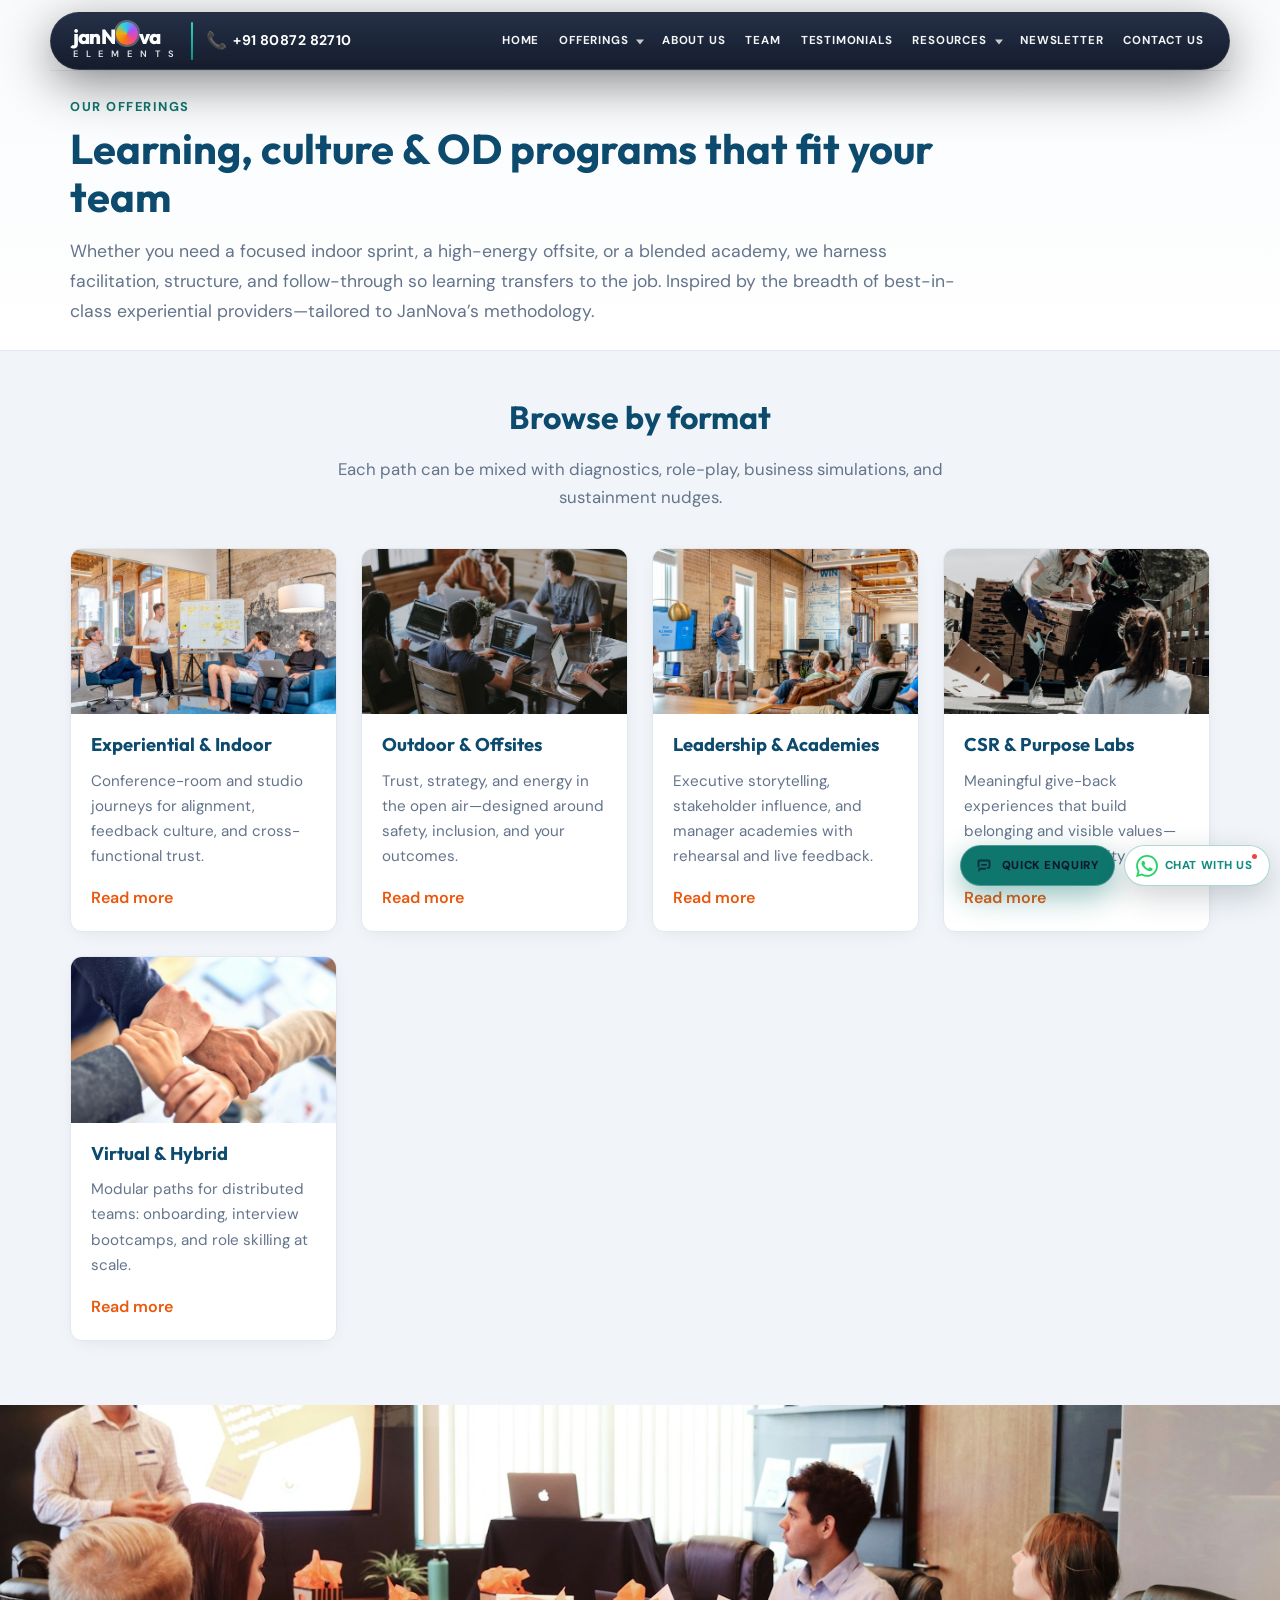
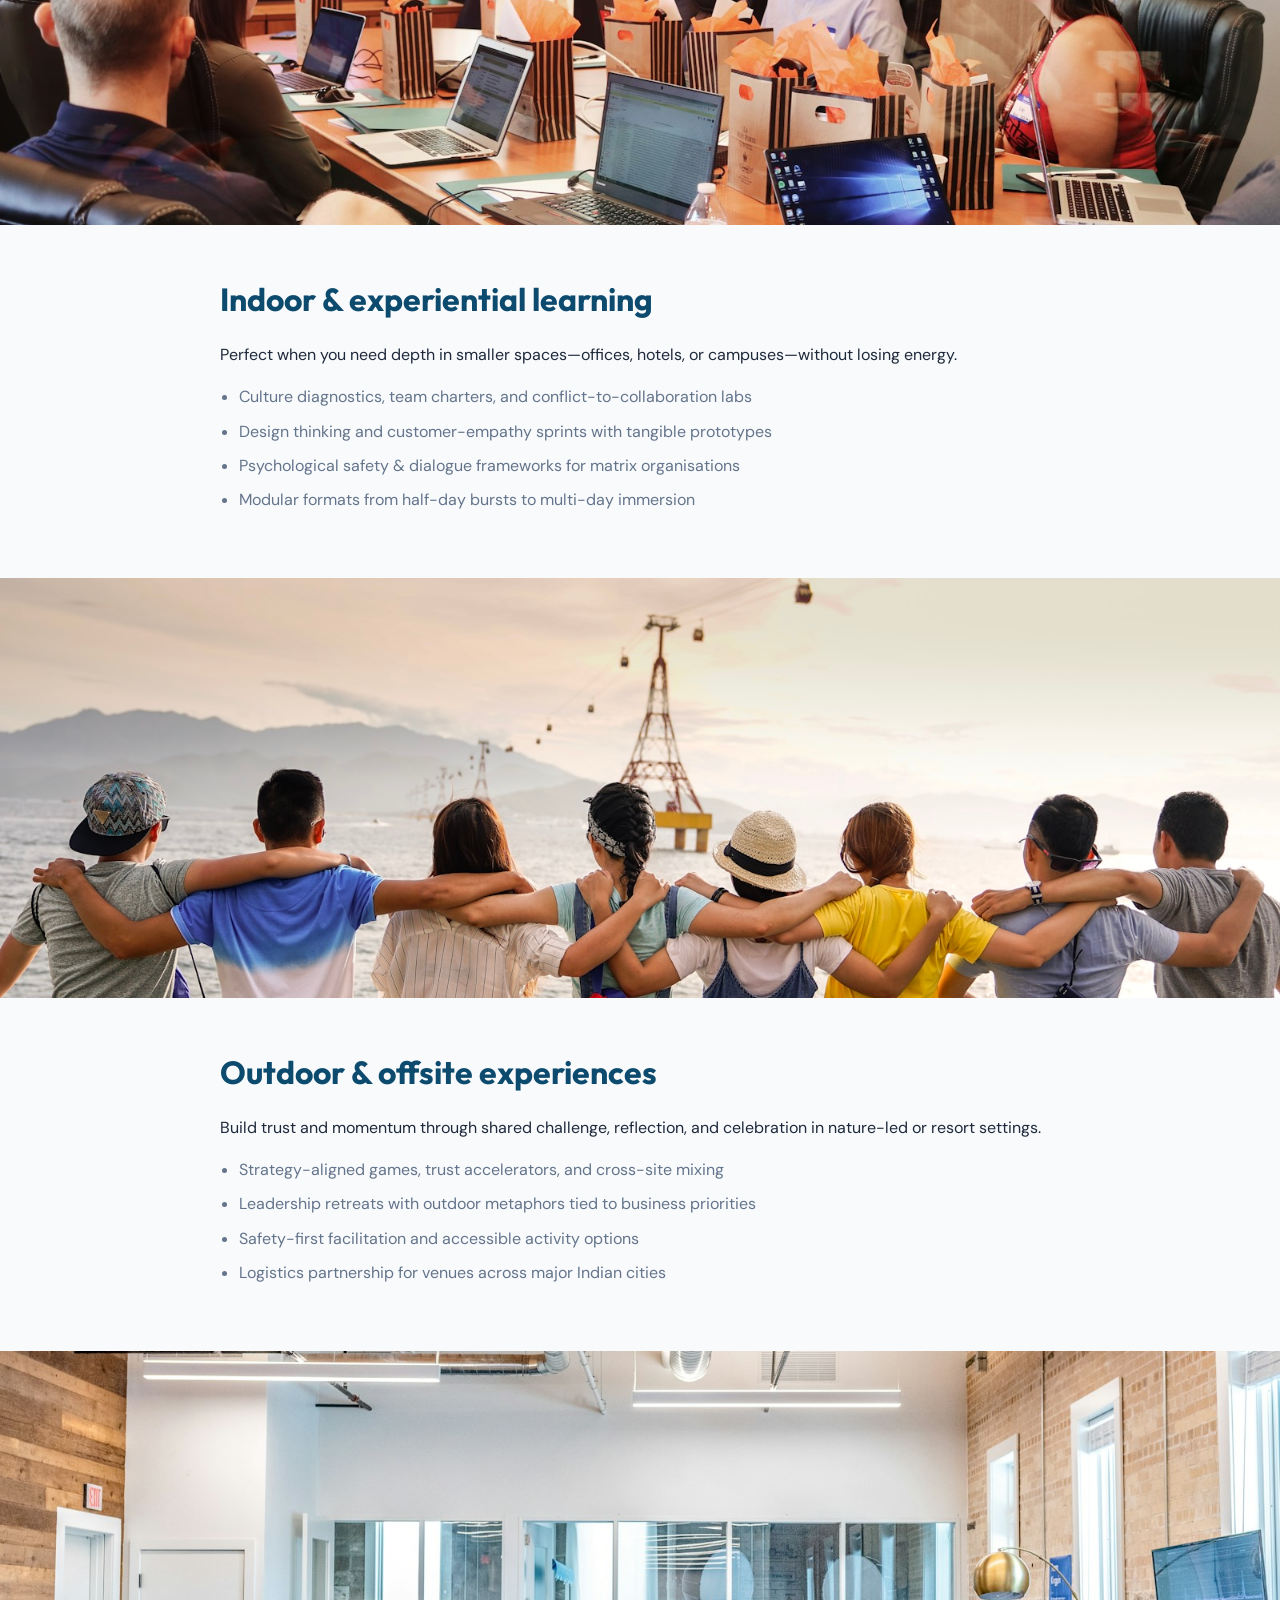
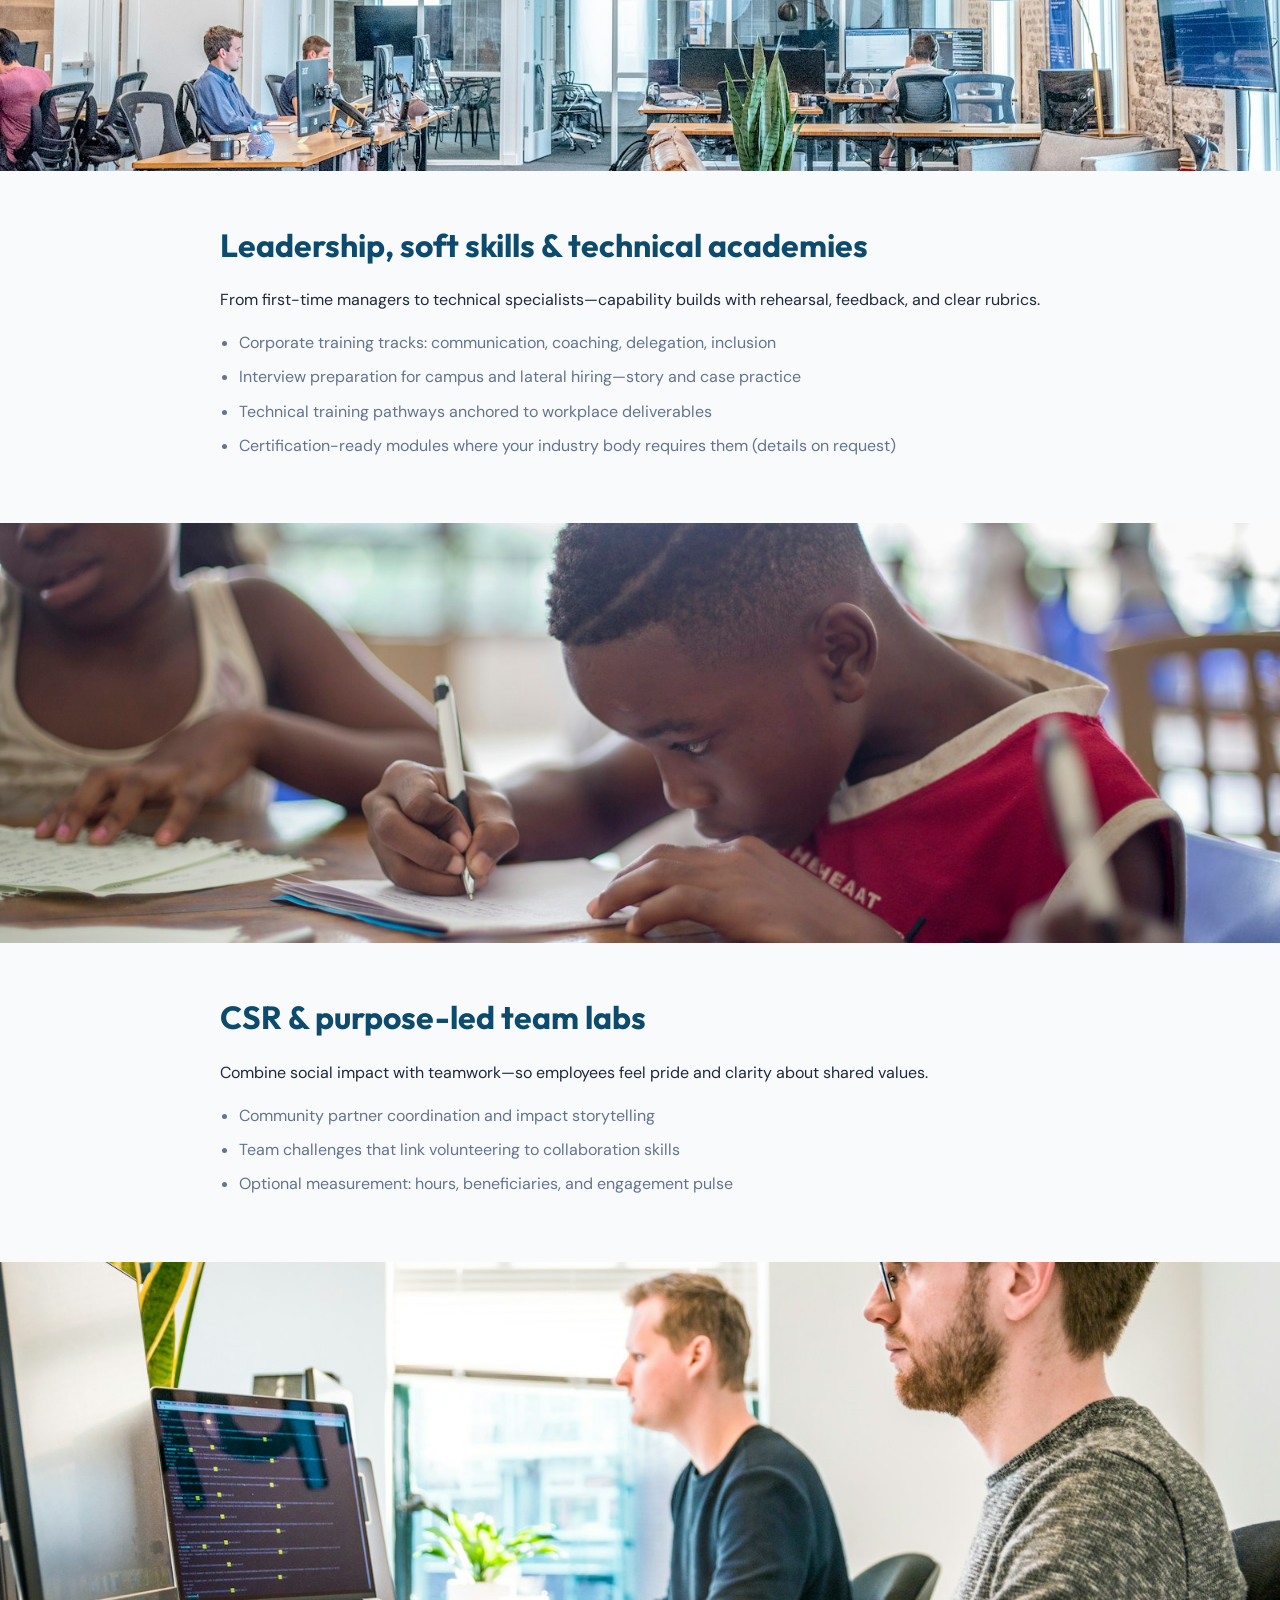
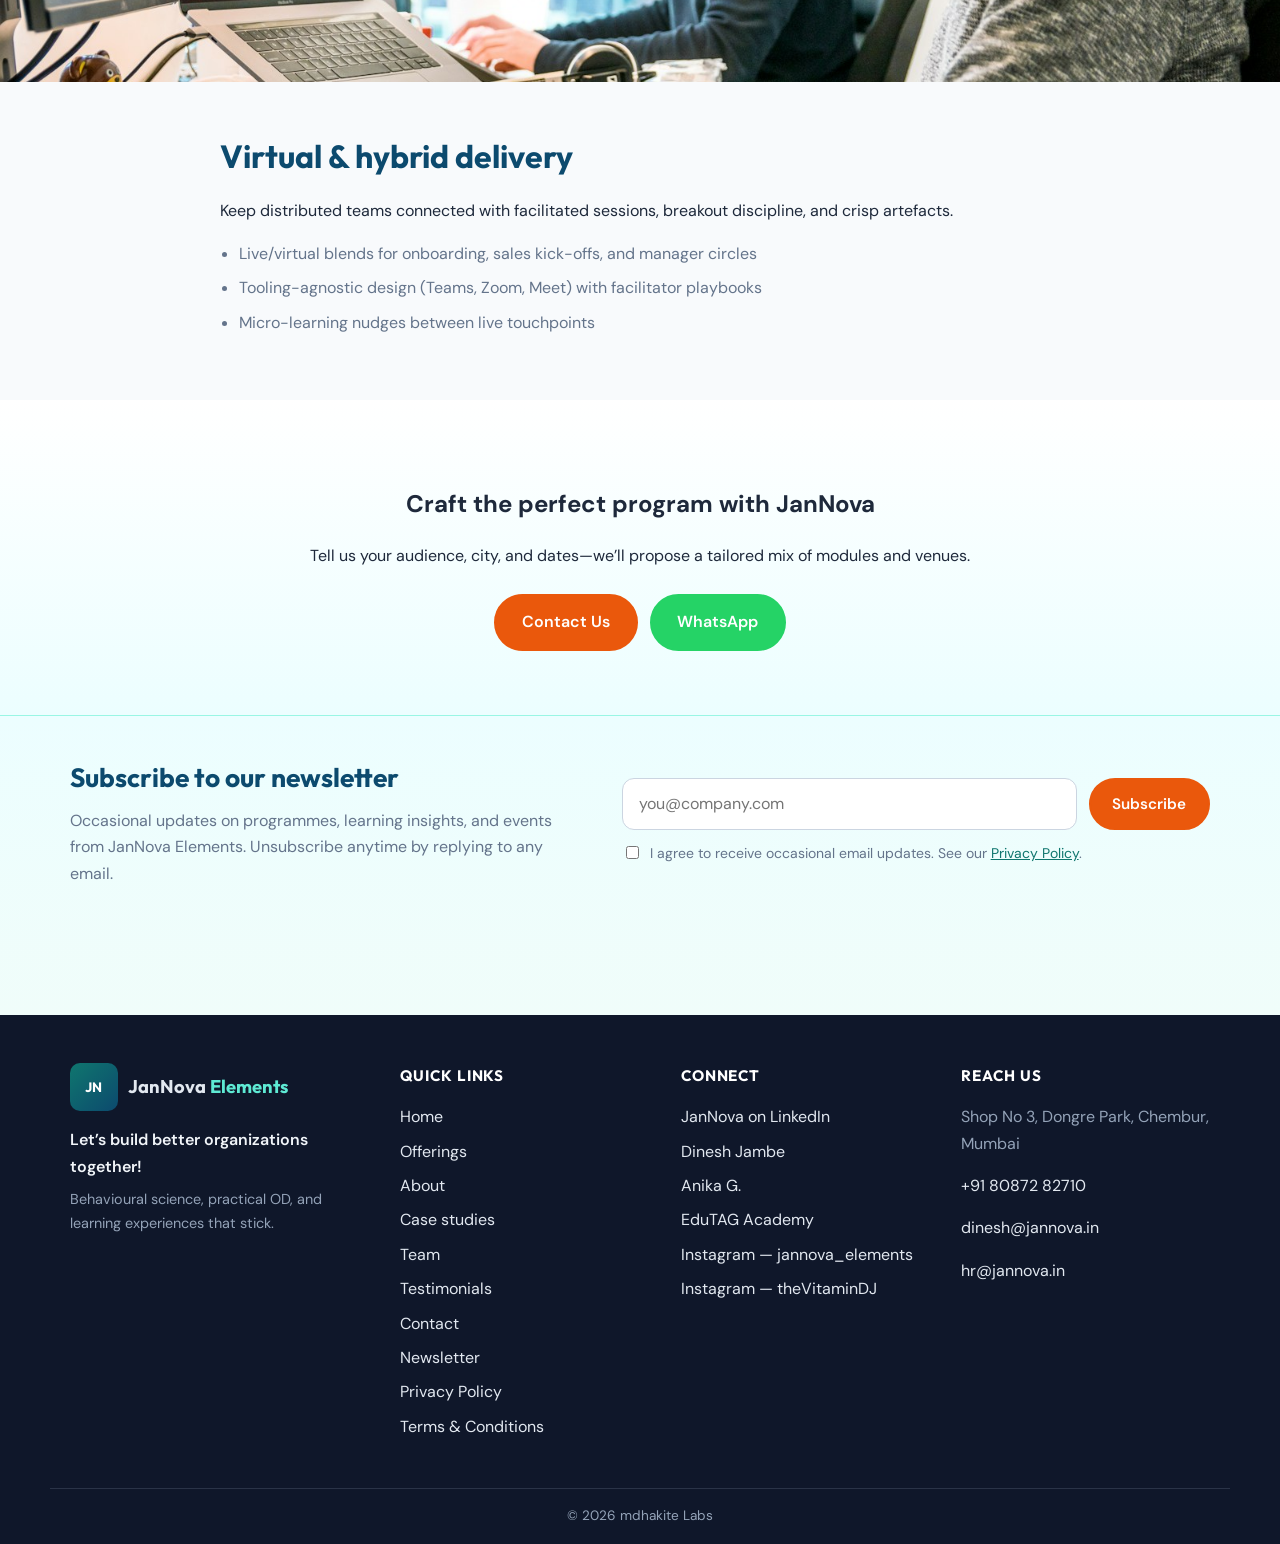
<file: offerings.html>
<!DOCTYPE html>
<html lang="en">
<head>
  <meta charset="UTF-8">
  <meta name="viewport" content="width=device-width, initial-scale=1.0">
  <title>Our Offerings | JanNova Elements — Training &amp; OD Programs</title>
  <meta name="description" content="Explore JanNova Elements programmes: indoor and outdoor journeys, leadership academies, CSR labs, and virtual learning—customised for Indian organisations.">
  <link rel="preconnect" href="https://fonts.googleapis.com">
  <link rel="preconnect" href="https://fonts.gstatic.com" crossorigin>
  <link href="https://fonts.googleapis.com/css2?family=DM+Sans:ital,opsz,wght@0,9..40,400;0,9..40,500;0,9..40,600;0,9..40,700&family=Outfit:wght@500;600;700;800&display=swap" rel="stylesheet">
  <link rel="stylesheet" href="css/styles.css">
  <link rel="stylesheet" href="css/home-korelate.css">
</head>
<body class="page--korelate-nav">
  <a class="skip-link" href="#main">Skip to content</a>

  <div class="header-wrap header-wrap--korelate" id="headerWrap">
    <header class="site-header site-header--korelate site-header--pill" id="header">
      <div class="site-header__inner site-header__inner--korelate">
        <a href="index.html" class="logo-pill" aria-label="JanNova Elements home">
          <span class="logo-pill__word">janN<span class="logo__korelate-o" aria-hidden="true"></span>va</span>
          <span class="logo-pill__tag">E L E M E N T S</span>
        </a>
        <span class="site-header__divider--teal" aria-hidden="true"></span>
        <a href="tel:+918087282710" class="site-header__phone-pill"><span class="phone-call-emoji" aria-hidden="true">📞</span> +91 80872 82710</a>
        <span class="site-header__spacer" aria-hidden="true"></span>
        <button type="button" class="nav-toggle nav-toggle--on-dark" id="navToggle" aria-label="Open menu" aria-expanded="false" aria-controls="primaryNav">
          <span></span><span></span><span></span>
        </button>
        <nav class="nav" id="primaryNav" aria-label="Primary">
          <div class="nav-drawer__head">
            <a href="index.html" class="nav-drawer__logo" aria-label="JanNova Elements home">
              <span class="nav-drawer__logo-word">janN<span class="logo__korelate-o" aria-hidden="true"></span>va</span>
              <span class="nav-drawer__logo-tag">E L E M E N T S</span>
            </a>
            <button type="button" class="nav-drawer__close" id="navDrawerClose" aria-label="Close menu">
              <span aria-hidden="true">&times;</span>
            </button>
          </div>
          <ul class="nav__list">
            <li><a href="index.html">Home</a></li>
            <li class="nav__item nav__item--has-sub is-active-branch">
              <a href="offerings.html" class="nav__parent" aria-current="page">Offerings</a>
              <button type="button" class="nav__sub-toggle" aria-expanded="false" aria-controls="submenu-offerings" aria-label="Offerings submenu"></button>
              <ul class="nav__sub" id="submenu-offerings">
                <li><a href="offerings.html#experiential">Experiential &amp; Indoor</a></li>
                <li><a href="offerings.html#outdoor">Outdoor &amp; Offsites</a></li>
                <li><a href="offerings.html#leadership">Leadership &amp; Academies</a></li>
                <li><a href="offerings.html#csr">CSR &amp; Purpose Labs</a></li>
                <li><a href="offerings.html#virtual">Virtual &amp; Hybrid</a></li>
              </ul>
            </li>
            <li><a href="index.html#about">About Us</a></li>
            <li><a href="index.html#team">Team</a></li>
            <li><a href="index.html#testimonials">Testimonials</a></li>
            <li class="nav__item nav__item--has-sub">
              <a href="index.html#case-studies" class="nav__parent">Resources</a>
              <button type="button" class="nav__sub-toggle" aria-expanded="false" aria-controls="submenu-resources-off" aria-label="Resources submenu"></button>
              <ul class="nav__sub" id="submenu-resources-off">
                <li><a href="index.html#case-studies">Case Studies</a></li>
              </ul>
            </li>
            <li><a href="index.html#newsletter">Newsletter</a></li>
            <li><a href="index.html#contact">Contact Us</a></li>
          </ul>
          <div class="nav-drawer__footer">
            <a class="nav-drawer__cta nav-drawer__cta--enquiry" href="index.html#newsletter">Subscribe</a>
            <a class="nav-drawer__cta nav-drawer__cta--enquiry" href="index.html#contact">Quick Enquiry</a>
            <a class="nav-drawer__cta nav-drawer__cta--wa" href="https://wa.me/918087282710" target="_blank" rel="noopener noreferrer">Chat With Us</a>
          </div>
        </nav>
      </div>
    </header>
  </div>

  <div class="nav-backdrop" id="navBackdrop" aria-hidden="true"></div>

  <main id="main">
    <section class="page-hero">
      <div class="container">
        <p class="page-hero__eyebrow">Our Offerings</p>
        <h1 class="page-hero__title">Learning, culture &amp; OD programs that fit your team</h1>
        <p class="page-hero__lede">Whether you need a focused indoor sprint, a high-energy offsite, or a blended academy, we harness facilitation, structure, and follow-through so learning transfers to the job. Inspired by the breadth of best-in-class experiential providers—tailored to JanNova’s methodology.</p>
      </div>
    </section>

    <section class="section section--muted section--tight-top">
      <div class="container">
        <header class="section__head section__head--center">
          <h2>Browse by format</h2>
          <p>Each path can be mixed with diagnostics, role-play, business simulations, and sustainment nudges.</p>
        </header>
        <div class="cards cards--offerings-hero">
          <a href="#experiential" class="card card--offer card--offer-link">
            <div class="card__img-wrap">
              <img src="images/offerings/card-experiential.jpg" alt="Indoor workshop discussion" width="400" height="250" loading="lazy">
            </div>
            <h3>Experiential &amp; Indoor</h3>
            <p>Conference-room and studio journeys for alignment, feedback culture, and cross-functional trust.</p>
            <span class="card__link">Read more</span>
          </a>
          <a href="#outdoor" class="card card--offer card--offer-link">
            <div class="card__img-wrap">
              <img src="images/offerings/card-outdoor.jpg" alt="Outdoor team challenge" width="400" height="250" loading="lazy">
            </div>
            <h3>Outdoor &amp; Offsites</h3>
            <p>Trust, strategy, and energy in the open air—designed around safety, inclusion, and your outcomes.</p>
            <span class="card__link">Read more</span>
          </a>
          <a href="#leadership" class="card card--offer card--offer-link">
            <div class="card__img-wrap">
              <img src="images/offerings/card-leadership.jpg" alt="Leadership group discussion" width="400" height="250" loading="lazy">
            </div>
            <h3>Leadership &amp; Academies</h3>
            <p>Executive storytelling, stakeholder influence, and manager academies with rehearsal and live feedback.</p>
            <span class="card__link">Read more</span>
          </a>
          <a href="#csr" class="card card--offer card--offer-link">
            <div class="card__img-wrap">
              <img src="images/offerings/card-csr.jpg" alt="Team volunteering together" width="400" height="250" loading="lazy">
            </div>
            <h3>CSR &amp; Purpose Labs</h3>
            <p>Meaningful give-back experiences that build belonging and visible values—not check-box charity.</p>
            <span class="card__link">Read more</span>
          </a>
          <a href="#virtual" class="card card--offer card--offer-link">
            <div class="card__img-wrap">
              <img src="images/offerings/card-virtual.jpg" alt="Remote team video call" width="400" height="250" loading="lazy">
            </div>
            <h3>Virtual &amp; Hybrid</h3>
            <p>Modular paths for distributed teams: onboarding, interview bootcamps, and role skilling at scale.</p>
            <span class="card__link">Read more</span>
          </a>
        </div>
      </div>
    </section>

    <article class="offering-detail" id="experiential">
      <div class="offering-detail__media">
        <img src="images/offerings/detail-meeting.jpg" alt="Team meeting around table" width="960" height="540" loading="lazy">
      </div>
      <div class="container offering-detail__body">
        <h2>Indoor &amp; experiential learning</h2>
        <p class="lede">Perfect when you need depth in smaller spaces—offices, hotels, or campuses—without losing energy.</p>
        <ul class="bullet-columns">
          <li>Culture diagnostics, team charters, and conflict-to-collaboration labs</li>
          <li>Design thinking and customer-empathy sprints with tangible prototypes</li>
          <li>Psychological safety &amp; dialogue frameworks for matrix organisations</li>
          <li>Modular formats from half-day bursts to multi-day immersion</li>
        </ul>
      </div>
    </article>

    <article class="offering-detail offering-detail--alt" id="outdoor">
      <div class="offering-detail__media">
        <img src="images/offerings/detail-walking.jpg" alt="Team walking outdoors together" width="960" height="540" loading="lazy">
      </div>
      <div class="container offering-detail__body">
        <h2>Outdoor &amp; offsite experiences</h2>
        <p class="lede">Build trust and momentum through shared challenge, reflection, and celebration in nature-led or resort settings.</p>
        <ul class="bullet-columns">
          <li>Strategy-aligned games, trust accelerators, and cross-site mixing</li>
          <li>Leadership retreats with outdoor metaphors tied to business priorities</li>
          <li>Safety-first facilitation and accessible activity options</li>
          <li>Logistics partnership for venues across major Indian cities</li>
        </ul>
      </div>
    </article>

    <article class="offering-detail" id="leadership">
      <div class="offering-detail__media">
        <img src="images/offerings/detail-presenting.jpg" alt="Executive presenting to peers" width="960" height="540" loading="lazy">
      </div>
      <div class="container offering-detail__body">
        <h2>Leadership, soft skills &amp; technical academies</h2>
        <p class="lede">From first-time managers to technical specialists—capability builds with rehearsal, feedback, and clear rubrics.</p>
        <ul class="bullet-columns">
          <li>Corporate training tracks: communication, coaching, delegation, inclusion</li>
          <li>Interview preparation for campus and lateral hiring—story and case practice</li>
          <li>Technical training pathways anchored to workplace deliverables</li>
          <li>Certification-ready modules where your industry body requires them (details on request)</li>
        </ul>
      </div>
    </article>

    <article class="offering-detail offering-detail--alt" id="csr">
      <div class="offering-detail__media">
        <img src="images/offerings/detail-volunteers.jpg" alt="Volunteers packing care kits" width="960" height="540" loading="lazy">
      </div>
      <div class="container offering-detail__body">
        <h2>CSR &amp; purpose-led team labs</h2>
        <p class="lede">Combine social impact with teamwork—so employees feel pride and clarity about shared values.</p>
        <ul class="bullet-columns">
          <li>Community partner coordination and impact storytelling</li>
          <li>Team challenges that link volunteering to collaboration skills</li>
          <li>Optional measurement: hours, beneficiaries, and engagement pulse</li>
        </ul>
      </div>
    </article>

    <article class="offering-detail" id="virtual">
      <div class="offering-detail__media">
        <img src="images/offerings/detail-remote.jpg" alt="Distributed team working online" width="960" height="540" loading="lazy">
      </div>
      <div class="container offering-detail__body">
        <h2>Virtual &amp; hybrid delivery</h2>
        <p class="lede">Keep distributed teams connected with facilitated sessions, breakout discipline, and crisp artefacts.</p>
        <ul class="bullet-columns">
          <li>Live/virtual blends for onboarding, sales kick-offs, and manager circles</li>
          <li>Tooling-agnostic design (Teams, Zoom, Meet) with facilitator playbooks</li>
          <li>Micro-learning nudges between live touchpoints</li>
        </ul>
      </div>
    </article>

    <section class="section section--cta">
      <div class="container container--narrow text-center">
        <h2>Craft the perfect program with JanNova</h2>
        <p class="lede" style="margin-bottom:1.5rem">Tell us your audience, city, and dates—we’ll propose a tailored mix of modules and venues.</p>
        <div class="hero__actions" style="justify-content:center">
          <a class="btn btn--primary btn--lg" href="index.html#contact">Contact Us</a>
          <a class="btn btn--whatsapp btn--lg" href="https://wa.me/918087282710" target="_blank" rel="noopener noreferrer">WhatsApp</a>
        </div>
      </div>
    </section>

    <section class="newsletter-band" id="newsletter" aria-labelledby="newsletter-heading">
      <div class="container newsletter-band__inner">
        <div class="newsletter-band__copy">
          <h2 id="newsletter-heading">Subscribe to our newsletter</h2>
          <p>Occasional updates on programmes, learning insights, and events from JanNova Elements. Unsubscribe anytime by replying to any email.</p>
        </div>
        <form class="newsletter-form" id="newsletterForm" action="#" method="post" novalidate>
          <input type="text" class="newsletter-form__honeypot" id="newsletterHoneypot" name="website" tabindex="-1" autocomplete="off" aria-hidden="true">
          <div class="newsletter-form__row">
            <label class="visually-hidden" for="newsletterEmail">Email address</label>
            <input type="email" id="newsletterEmail" name="email" required autocomplete="email" placeholder="you@company.com" inputmode="email">
            <button type="submit" class="btn btn--primary" id="newsletterSubmit">Subscribe</button>
          </div>
          <label class="newsletter-form__consent">
            <input type="checkbox" id="newsletterConsent" name="consent" required value="yes">
            <span>I agree to receive occasional email updates. See our <a href="privacy.html">Privacy Policy</a>.</span>
          </label>
          <p class="newsletter-form__status newsletter-form__status--success" id="newsletterSuccess" role="status" aria-live="polite" hidden>Thank you — you're on the list.</p>
          <p class="newsletter-form__status newsletter-form__status--error" id="newsletterError" role="alert" aria-live="assertive" hidden></p>
        </form>
      </div>
    </section>
  </main>

  <footer class="site-footer">
    <div class="container site-footer__grid">
      <div>
        <a href="index.html" class="logo logo--footer">
          <span class="logo__mark">JN</span>
          <span class="logo__text">JanNova <em>Elements</em></span>
        </a>
        <p class="footer-tagline">Let’s build better organizations together!</p>
        <p class="footer-copy">Behavioural science, practical OD, and learning experiences that stick.</p>
      </div>
      <div>
        <h4 class="footer-heading">Quick links</h4>
        <ul class="footer-links">
          <li><a href="index.html">Home</a></li>
          <li><a href="offerings.html">Offerings</a></li>
          <li><a href="index.html#about">About</a></li>
          <li><a href="index.html#case-studies">Case studies</a></li>
          <li><a href="index.html#team">Team</a></li>
          <li><a href="index.html#testimonials">Testimonials</a></li>
          <li><a href="index.html#contact">Contact</a></li>
          <li><a href="index.html#newsletter">Newsletter</a></li>
          <li><a href="privacy.html">Privacy Policy</a></li>
          <li><a href="terms.html">Terms &amp; Conditions</a></li>
        </ul>
      </div>
      <div>
        <h4 class="footer-heading">Connect</h4>
        <ul class="footer-links">
          <li><a href="https://www.linkedin.com/company/jannova-elements/" target="_blank" rel="noopener noreferrer">JanNova on LinkedIn</a></li>
          <li><a href="https://www.linkedin.com/in/dinesh-trainer-facilitator/" target="_blank" rel="noopener noreferrer">Dinesh Jambe</a></li>
          <li><a href="https://www.linkedin.com/in/anikag01/" target="_blank" rel="noopener noreferrer">Anika G.</a></li>
          <li><a href="https://www.linkedin.com/company/edutag-academy/" target="_blank" rel="noopener noreferrer">EduTAG Academy</a></li>
          <li><a href="https://www.instagram.com/jannova_elements/" target="_blank" rel="noopener noreferrer">Instagram — jannova_elements</a></li>
          <li><a href="https://www.instagram.com/theVitaminDJ/" target="_blank" rel="noopener noreferrer">Instagram — theVitaminDJ</a></li>
        </ul>
      </div>
      <div>
        <h4 class="footer-heading">Reach us</h4>
        <p class="footer-address">Shop No 3, Dongre Park, Chembur, Mumbai</p>
        <p><a href="tel:+918087282710">+91 80872 82710</a></p>
        <p><a href="mailto:dinesh@jannova.in">dinesh@jannova.in</a></p>
        <p><a href="mailto:hr@jannova.in">hr@jannova.in</a></p>
      </div>
    </div>
    <div class="container site-footer__base">
      <p>&copy; <span id="year"></span> mdhakite Labs</p>
    </div>
  </footer>

  <div class="fab-bar" role="complementary" aria-label="Quick contact">
    <a href="index.html#contact" class="fab-bar__enquiry">
      <svg class="fab-bar__svg" width="22" height="22" viewBox="0 0 24 24" fill="none" aria-hidden="true">
        <path d="M6 14h8v2H8l-2 3V14zm11-9c1.1 0 2 .9 2 2v6c0 1.1-.9 2-2 2h-2v-2h2V7H7v6H5V7c0-1.1.9-2 2-2h10z" fill="currentColor" opacity="0.85"/>
        <path d="M9 10h6v1.5H9V10z" fill="currentColor"/>
      </svg>
      Quick Enquiry
    </a>
    <a href="https://wa.me/918087282710" class="fab-bar__chat" target="_blank" rel="noopener noreferrer">
      <span class="fab-bar__dot" aria-hidden="true"></span>
      <svg width="22" height="22" viewBox="0 0 24 24" aria-hidden="true"><path fill="#25D366" d="M17.472 14.382c-.297-.149-1.758-.867-2.03-.967-.273-.099-.471-.148-.67.15-.197.297-.767.966-.94 1.164-.173.199-.347.223-.644.075-.297-.15-1.255-.463-2.39-1.475-.883-.788-1.48-1.761-1.653-2.059-.173-.297-.018-.458.13-.606.134-.133.298-.347.446-.52.149-.174.198-.298.298-.497.099-.198.05-.371-.025-.52-.075-.149-.669-1.612-.916-2.207-.242-.579-.487-.5-.669-.51-.173-.008-.371-.01-.57-.01-.198 0-.52.074-.792.372-.272.297-1.04 1.016-1.04 2.479 0 1.462 1.065 2.875 1.213 3.074.149.198 2.096 3.2 5.077 4.487.709.306 1.262.489 1.694.625.712.227 1.36.195 1.871.118.571-.085 1.758-.719 2.006-1.413.248-.694.248-1.289.173-1.413-.074-.124-.272-.198-.57-.347m-5.421 7.403h-.004a9.87 9.87 0 01-5.031-1.378l-.361-.214-3.741.982.998-3.648-.235-.374a9.86 9.86 0 01-1.51-5.26c.001-5.45 4.436-9.884 9.888-9.884 2.64 0 5.122 1.03 6.988 2.898a9.825 9.825 0 012.893 6.994c-.003 5.45-4.435 9.884-9.885 9.884m8.413-18.297A11.815 11.815 0 0012.05 0C5.495 0 .16 5.335.157 11.892c0 2.096.547 4.142 1.588 5.945L.057 24l6.305-1.654a11.882 11.882 0 005.683 1.448h.005c6.554 0 11.89-5.335 11.893-11.893a11.821 11.821 0 00-3.48-8.413Z"/></svg>
      Chat With Us
    </a>
  </div>

  <script src="js/newsletter-config.js"></script>
  <script src="js/newsletter.js" defer></script>
  <script src="js/main.js" defer></script>
</body>
</html>
</file>
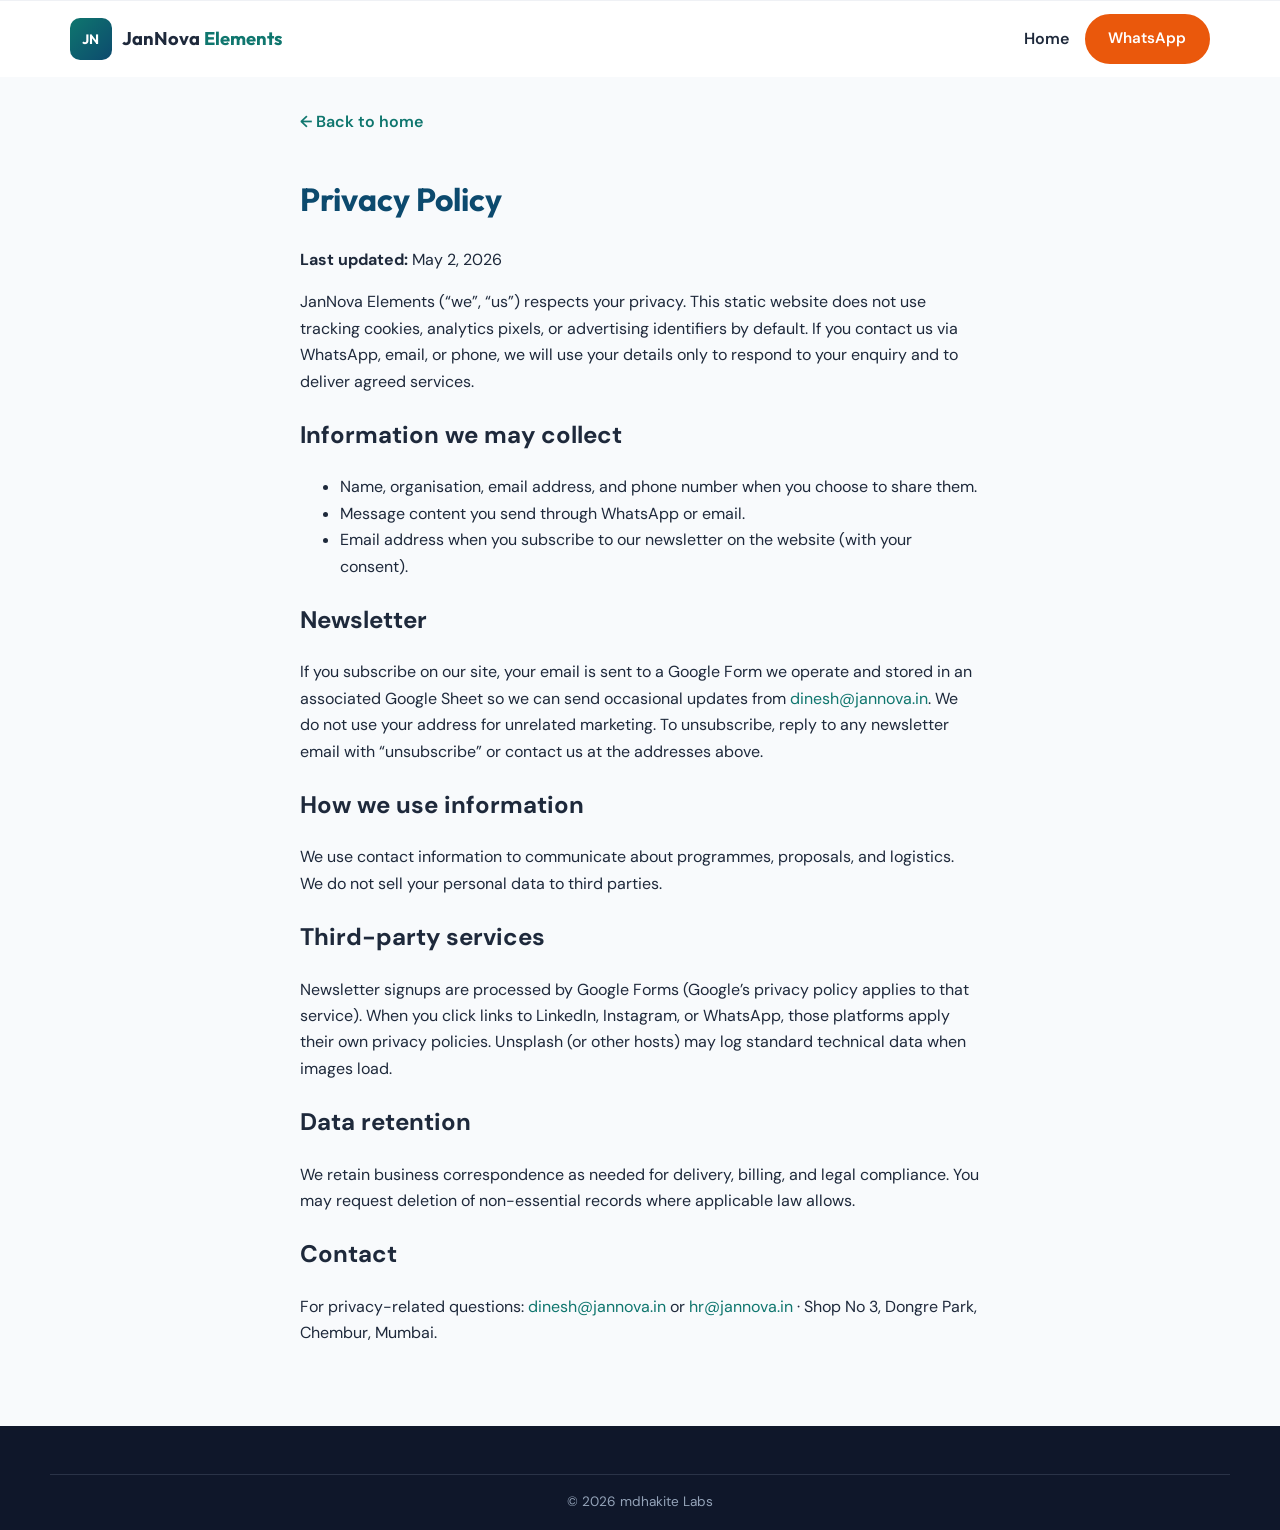
<file: privacy.html>
<!DOCTYPE html>
<html lang="en">
<head>
  <meta charset="UTF-8">
  <meta name="viewport" content="width=device-width, initial-scale=1.0">
  <title>Privacy Policy | JanNova Elements</title>
  <link rel="preconnect" href="https://fonts.googleapis.com">
  <link rel="preconnect" href="https://fonts.gstatic.com" crossorigin>
  <link href="https://fonts.googleapis.com/css2?family=DM+Sans:ital,opsz,wght@0,9..40,400;0,9..40,600;0,9..40,700&family=Outfit:wght@600&display=swap" rel="stylesheet">
  <link rel="stylesheet" href="css/styles.css">
</head>
<body class="legal-page">
  <header class="site-header site-header--simple">
    <div class="container site-header__inner">
      <a href="index.html" class="logo" aria-label="JanNova Elements home">
        <span class="logo__mark">JN</span>
        <span class="logo__text">JanNova <em>Elements</em></span>
      </a>
      <div class="site-header__actions">
        <a href="index.html" class="simple-nav-link">Home</a>
        <a class="btn btn--primary" href="https://wa.me/918087282710" target="_blank" rel="noopener noreferrer">WhatsApp</a>
      </div>
    </div>
  </header>
  <main>
    <a class="back" href="index.html">&larr; Back to home</a>
    <h1>Privacy Policy</h1>
    <p><strong>Last updated:</strong> May 2, 2026</p>
    <p>JanNova Elements (“we”, “us”) respects your privacy. This static website does not use tracking cookies, analytics pixels, or advertising identifiers by default. If you contact us via WhatsApp, email, or phone, we will use your details only to respond to your enquiry and to deliver agreed services.</p>
    <h2>Information we may collect</h2>
    <ul>
      <li>Name, organisation, email address, and phone number when you choose to share them.</li>
      <li>Message content you send through WhatsApp or email.</li>
      <li>Email address when you subscribe to our newsletter on the website (with your consent).</li>
    </ul>
    <h2>Newsletter</h2>
    <p>If you subscribe on our site, your email is sent to a Google Form we operate and stored in an associated Google Sheet so we can send occasional updates from <a href="mailto:dinesh@jannova.in">dinesh@jannova.in</a>. We do not use your address for unrelated marketing. To unsubscribe, reply to any newsletter email with “unsubscribe” or contact us at the addresses above.</p>
    <h2>How we use information</h2>
    <p>We use contact information to communicate about programmes, proposals, and logistics. We do not sell your personal data to third parties.</p>
    <h2>Third-party services</h2>
    <p>Newsletter signups are processed by Google Forms (Google’s privacy policy applies to that service). When you click links to LinkedIn, Instagram, or WhatsApp, those platforms apply their own privacy policies. Unsplash (or other hosts) may log standard technical data when images load.</p>
    <h2>Data retention</h2>
    <p>We retain business correspondence as needed for delivery, billing, and legal compliance. You may request deletion of non-essential records where applicable law allows.</p>
    <h2>Contact</h2>
    <p>For privacy-related questions: <a href="mailto:dinesh@jannova.in">dinesh@jannova.in</a> or <a href="mailto:hr@jannova.in">hr@jannova.in</a> · Shop No 3, Dongre Park, Chembur, Mumbai.</p>
  </main>
  <footer class="site-footer">
    <div class="container site-footer__base">
      <p>&copy; 2026 mdhakite Labs</p>
    </div>
  </footer>
</body>
</html>
</file>
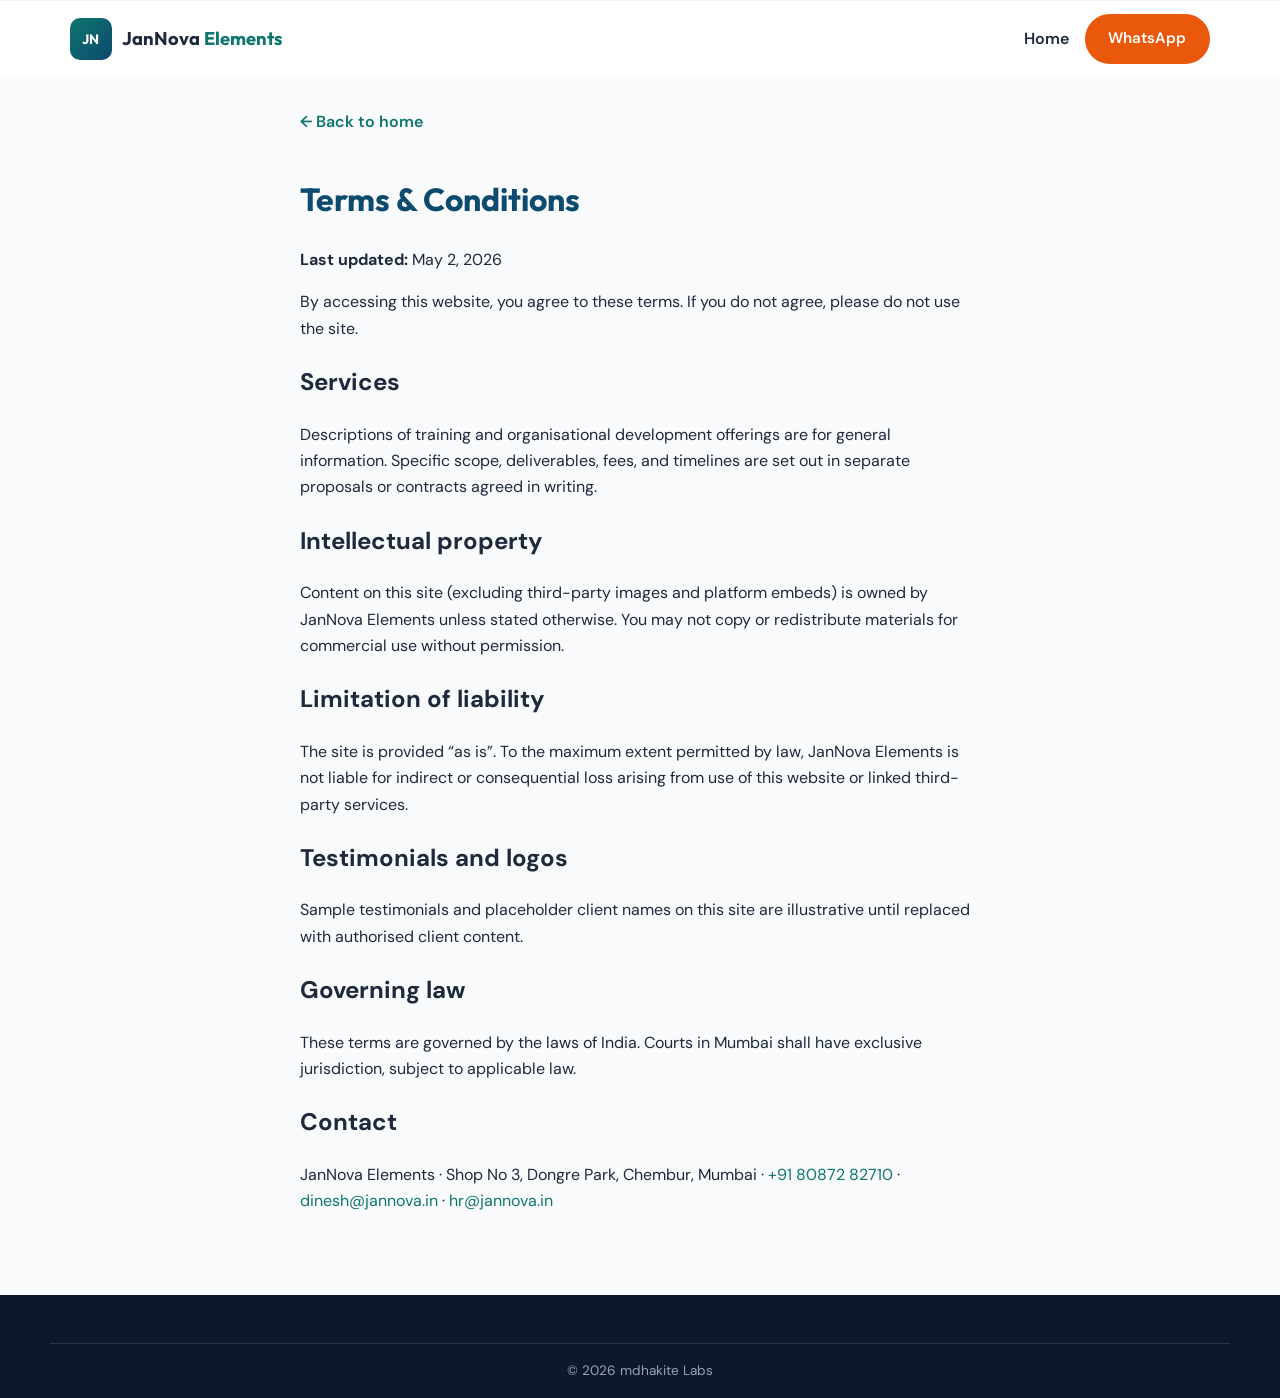
<file: terms.html>
<!DOCTYPE html>
<html lang="en">
<head>
  <meta charset="UTF-8">
  <meta name="viewport" content="width=device-width, initial-scale=1.0">
  <title>Terms &amp; Conditions | JanNova Elements</title>
  <link rel="preconnect" href="https://fonts.googleapis.com">
  <link rel="preconnect" href="https://fonts.gstatic.com" crossorigin>
  <link href="https://fonts.googleapis.com/css2?family=DM+Sans:ital,opsz,wght@0,9..40,400;0,9..40,600;0,9..40,700&family=Outfit:wght@600&display=swap" rel="stylesheet">
  <link rel="stylesheet" href="css/styles.css">
</head>
<body class="legal-page">
  <header class="site-header site-header--simple">
    <div class="container site-header__inner">
      <a href="index.html" class="logo" aria-label="JanNova Elements home">
        <span class="logo__mark">JN</span>
        <span class="logo__text">JanNova <em>Elements</em></span>
      </a>
      <div class="site-header__actions">
        <a href="index.html" class="simple-nav-link">Home</a>
        <a class="btn btn--primary" href="https://wa.me/918087282710" target="_blank" rel="noopener noreferrer">WhatsApp</a>
      </div>
    </div>
  </header>
  <main>
    <a class="back" href="index.html">&larr; Back to home</a>
    <h1>Terms &amp; Conditions</h1>
    <p><strong>Last updated:</strong> May 2, 2026</p>
    <p>By accessing this website, you agree to these terms. If you do not agree, please do not use the site.</p>
    <h2>Services</h2>
    <p>Descriptions of training and organisational development offerings are for general information. Specific scope, deliverables, fees, and timelines are set out in separate proposals or contracts agreed in writing.</p>
    <h2>Intellectual property</h2>
    <p>Content on this site (excluding third-party images and platform embeds) is owned by JanNova Elements unless stated otherwise. You may not copy or redistribute materials for commercial use without permission.</p>
    <h2>Limitation of liability</h2>
    <p>The site is provided “as is”. To the maximum extent permitted by law, JanNova Elements is not liable for indirect or consequential loss arising from use of this website or linked third-party services.</p>
    <h2>Testimonials and logos</h2>
    <p>Sample testimonials and placeholder client names on this site are illustrative until replaced with authorised client content.</p>
    <h2>Governing law</h2>
    <p>These terms are governed by the laws of India. Courts in Mumbai shall have exclusive jurisdiction, subject to applicable law.</p>
    <h2>Contact</h2>
    <p>JanNova Elements · Shop No 3, Dongre Park, Chembur, Mumbai · <a href="tel:+918087282710">+91 80872 82710</a> · <a href="mailto:dinesh@jannova.in">dinesh@jannova.in</a> · <a href="mailto:hr@jannova.in">hr@jannova.in</a></p>
  </main>
  <footer class="site-footer">
    <div class="container site-footer__base">
      <p>&copy; 2026 mdhakite Labs</p>
    </div>
  </footer>
</body>
</html>
</file>
<file: css/styles.css>
/* JanNova Elements — Korelate-inspired corporate training layout */
:root {
  --color-bg: #f8fafc;
  --color-surface: #ffffff;
  --color-text: #1e293b;
  --color-muted: #64748b;
  --color-primary: #0f766e;
  --color-primary-dark: #0d5c56;
  --color-accent: #ea580c;
  --color-accent-soft: #fff7ed;
  --color-header: #0c4a6e;
  --font-body: "DM Sans", system-ui, sans-serif;
  --font-display: "Outfit", system-ui, sans-serif;
  --radius: 12px;
  --shadow: 0 10px 40px -15px rgba(15, 118, 110, 0.25);
  --shadow-sm: 0 4px 20px -8px rgba(15, 23, 42, 0.12);
  --max-w: 1180px;
  --header-h: 76px;
}

*,
*::before,
*::after {
  box-sizing: border-box;
}

html {
  scroll-behavior: smooth;
}

body {
  margin: 0;
  font-family: var(--font-body);
  font-size: 1rem;
  line-height: 1.65;
  color: var(--color-text);
  background: var(--color-bg);
}

img {
  max-width: 100%;
  height: auto;
  display: block;
}

a {
  color: var(--color-primary);
  text-decoration: none;
}

a:hover {
  text-decoration: underline;
}

.container {
  width: 100%;
  max-width: var(--max-w);
  margin: 0 auto;
  padding: 0 1.25rem;
}

.skip-link {
  position: absolute;
  left: -9999px;
  top: 0;
  padding: 0.75rem 1rem;
  background: var(--color-header);
  color: #fff;
  z-index: 1000;
}

.skip-link:focus {
  left: 1rem;
  top: 1rem;
  outline: 2px solid #fff;
}

.visually-hidden {
  position: absolute;
  width: 1px;
  height: 1px;
  padding: 0;
  margin: -1px;
  overflow: hidden;
  clip: rect(0, 0, 0, 0);
  border: 0;
}

/* Top bar */
.top-bar {
  background: var(--color-header);
  color: #e0f2fe;
  font-size: 0.875rem;
}

.top-bar__inner {
  display: flex;
  align-items: center;
  gap: 0.75rem;
  min-height: 36px;
}

.top-bar__link {
  color: inherit;
}

.top-bar__link:hover {
  color: #fff;
  text-decoration: none;
}

.top-bar__sep {
  width: 1px;
  height: 14px;
  background: rgba(255, 255, 255, 0.35);
}

@media (max-width: 520px) {
  .top-bar__sep--hide-sm,
  .top-bar__link--hide-sm {
    display: none;
  }
}

/* Sticky band (top bar + main nav) — Korelate-style */
.header-wrap {
  position: sticky;
  top: 0;
  z-index: 200;
  background: var(--color-surface);
  box-shadow: 0 1px 0 rgba(15, 23, 42, 0.06), 0 8px 24px -12px rgba(15, 23, 42, 0.12);
}

/* Header */
.site-header {
  background: var(--color-surface);
  border-top: 1px solid rgba(148, 163, 184, 0.15);
}

.site-header__inner {
  display: flex;
  align-items: center;
  justify-content: space-between;
  min-height: var(--header-h);
  gap: 1rem;
}

.logo {
  display: inline-flex;
  align-items: center;
  gap: 0.65rem;
  color: var(--color-text);
  text-decoration: none;
  font-family: var(--font-display);
  font-weight: 700;
  font-size: 1.15rem;
}

.logo:hover {
  text-decoration: none;
  color: var(--color-primary);
}

.logo__mark {
  display: inline-flex;
  align-items: center;
  justify-content: center;
  width: 42px;
  height: 42px;
  background: linear-gradient(135deg, var(--color-primary), var(--color-header));
  color: #fff;
  border-radius: 10px;
  font-size: 0.85rem;
  letter-spacing: 0.02em;
}

.logo__text em {
  font-style: normal;
  color: var(--color-primary);
}

.logo--footer .logo__mark {
  width: 48px;
  height: 48px;
}

.nav-toggle {
  display: none;
  flex-direction: column;
  justify-content: center;
  gap: 6px;
  width: 44px;
  height: 44px;
  padding: 0;
  border: none;
  background: transparent;
  cursor: pointer;
}

.nav-toggle span {
  display: block;
  height: 2px;
  background: var(--color-text);
  border-radius: 1px;
}

.nav__list {
  list-style: none;
  margin: 0;
  padding: 0;
  display: flex;
  flex-wrap: wrap;
  gap: 0.15rem 0.25rem;
  align-items: center;
}

.nav__list > li > a:not(.nav__parent),
.nav__list > li.nav__item--has-sub > .nav__parent {
  color: var(--color-text);
  font-weight: 600;
  font-size: 0.8125rem;
  letter-spacing: 0.04em;
  text-transform: uppercase;
  padding: 0.5rem 0.65rem;
  border-radius: 6px;
  display: inline-block;
}

.nav__list > li > a:hover,
.nav__list > li > a:focus-visible,
.nav__parent:hover,
.nav__parent:focus-visible {
  color: var(--color-primary);
  text-decoration: none;
  background: rgba(15, 118, 110, 0.06);
}

.nav__item {
  position: relative;
}

.nav__item--has-sub > .nav__parent {
  padding-right: 1.35rem;
  position: relative;
}

.nav__item--has-sub > .nav__parent::after {
  content: "";
  position: absolute;
  right: 0.35rem;
  top: 50%;
  width: 0;
  height: 0;
  border-left: 4px solid transparent;
  border-right: 4px solid transparent;
  border-top: 5px solid var(--color-muted);
  transform: translateY(-30%);
}

.nav__sub-toggle {
  display: none;
}

.nav__sub {
  list-style: none;
  margin: 0;
  padding: 0.5rem 0;
  position: absolute;
  top: 100%;
  left: 0;
  min-width: 240px;
  background: var(--color-surface);
  border-radius: var(--radius);
  box-shadow: 0 16px 48px -12px rgba(15, 23, 42, 0.2);
  border: 1px solid #e2e8f0;
  opacity: 0;
  visibility: hidden;
  transform: translateY(6px);
  transition: opacity 0.2s, transform 0.2s, visibility 0.2s;
  z-index: 50;
}

.nav__sub a {
  display: block;
  padding: 0.5rem 1.1rem;
  font-size: 0.9rem;
  font-weight: 500;
  text-transform: none;
  letter-spacing: normal;
  color: var(--color-text);
}

.nav__sub a:hover {
  background: #f1f5f9;
  color: var(--color-primary);
  text-decoration: none;
}

@media (hover: hover) and (pointer: fine) {
  .nav__item--has-sub:hover .nav__sub,
  .nav__item--has-sub:focus-within .nav__sub {
    opacity: 1;
    visibility: visible;
    transform: translateY(0);
  }
}

.nav__cta {
  display: flex;
  align-items: center;
  gap: 0.5rem;
  margin-left: 0.5rem;
  padding-left: 0.75rem;
  border-left: 1px solid #e2e8f0;
}

.btn--header-call {
  background: transparent;
  color: var(--color-header);
  border: 2px solid #cbd5e1;
  font-size: 0.8rem;
  padding: 0.5rem 0.9rem;
}

.btn--header-call:hover {
  border-color: var(--color-primary);
  color: var(--color-primary);
  background: rgba(15, 118, 110, 0.06);
}

.site-header--simple .site-header__actions {
  display: flex;
  align-items: center;
  gap: 1rem;
}

.simple-nav-link {
  font-weight: 600;
  color: var(--color-text);
}

.simple-nav-link:hover {
  color: var(--color-primary);
  text-decoration: none;
}

.nav {
  display: flex;
  align-items: center;
  gap: 1.5rem;
}

/* Korelate mobile drawer chrome (hidden on desktop) */
.nav-drawer__head,
.nav-drawer__footer {
  display: none;
}

.btn--nav {
  flex-shrink: 0;
}

/* Buttons */
.btn {
  display: inline-flex;
  align-items: center;
  justify-content: center;
  gap: 0.5rem;
  padding: 0.65rem 1.35rem;
  font-family: inherit;
  font-size: 0.95rem;
  font-weight: 600;
  border-radius: 999px;
  border: 2px solid transparent;
  cursor: pointer;
  text-decoration: none;
  transition: background 0.2s, color 0.2s, border-color 0.2s, transform 0.15s;
}

.btn:hover {
  text-decoration: none;
}

.btn--primary {
  background: var(--color-accent);
  color: #fff;
  border-color: var(--color-accent);
}

.btn--primary:hover {
  background: #c2410c;
  border-color: #c2410c;
  color: #fff;
}

.btn--outline {
  background: var(--color-surface);
  color: var(--color-header);
  border: 2px solid var(--color-header);
}

.btn--outline:hover {
  background: var(--color-header);
  color: #fff;
}

.btn--ghost {
  background: transparent;
  border-color: var(--color-primary);
  color: var(--color-primary);
}

.btn--ghost:hover {
  background: rgba(15, 118, 110, 0.08);
  color: var(--color-primary-dark);
}

.btn--whatsapp {
  background: #25d366;
  color: #fff;
  border-color: #25d366;
}

.btn--whatsapp:hover {
  background: #1da851;
  border-color: #1da851;
  color: #fff;
}

.btn--instagram {
  background: linear-gradient(45deg, #f09433, #e6683c, #dc2743, #cc2366, #bc1888);
  color: #fff;
  border: none;
}

.btn--instagram:hover {
  filter: brightness(1.05);
  color: #fff;
}

.btn--linkedin {
  background: #0a66c2;
  color: #fff;
  border: none;
}

.btn--linkedin:hover {
  background: #004182;
  color: #fff;
  filter: none;
}

.btn--lg {
  padding: 0.85rem 1.6rem;
  font-size: 1rem;
}

.btn--block {
  width: 100%;
}

/* Hero */
.hero {
  position: relative;
  padding: 3rem 0 3.5rem;
  overflow: hidden;
  background: linear-gradient(165deg, #ecfeff 0%, var(--color-bg) 45%, #fff 100%);
}

.hero--korelate {
  padding: 3.25rem 0 4rem;
}

.hero--korelate h1 {
  font-size: clamp(2.1rem, 4.6vw, 3.05rem);
  line-height: 1.12;
  font-weight: 700;
}

.hero__media--lift {
  box-shadow: 0 24px 60px -20px rgba(12, 74, 110, 0.35);
}

.hero__media--lift img {
  aspect-ratio: 5 / 4.2;
  object-position: center 20%;
}

.hero__bg {
  position: absolute;
  inset: 0;
  background: radial-gradient(ellipse 80% 60% at 70% -10%, rgba(14, 165, 233, 0.18), transparent),
    radial-gradient(ellipse 50% 40% at 10% 80%, rgba(15, 118, 110, 0.12), transparent);
  pointer-events: none;
}

.hero__grid {
  position: relative;
  display: grid;
  grid-template-columns: 1fr 1fr;
  gap: 2.5rem;
  align-items: center;
}

.hero__content {
  max-width: 34rem;
}

.eyebrow {
  text-transform: uppercase;
  letter-spacing: 0.12em;
  font-size: 0.75rem;
  font-weight: 700;
  color: var(--color-primary);
  margin: 0 0 0.75rem;
}

.hero h1 {
  font-family: var(--font-display);
  font-size: clamp(2rem, 4vw, 2.75rem);
  line-height:1.15;
  margin: 0 0 1rem;
  color: var(--color-header);
}

.hero__accent {
  color: var(--color-accent);
}

.hero__lede {
  font-size: 1.1rem;
  color: var(--color-muted);
  margin: 0 0 1.75rem;
}

.hero__actions {
  display: flex;
  flex-wrap: wrap;
  gap: 0.75rem;
}

.hero__media {
  border-radius: var(--radius);
  overflow: hidden;
  box-shadow: var(--shadow);
  border: 1px solid rgba(15, 118, 110, 0.15);
}

.hero__media img {
  width: 100%;
  object-fit: cover;
  aspect-ratio: 5/4;
}

/* Sections */
.section {
  padding: 4rem 0;
}

.section--muted {
  background: #f1f5f9;
}

.section--clients {
  background: var(--color-surface);
  border-top: 1px solid #e2e8f0;
  border-bottom: 1px solid #e2e8f0;
}

.section--cta {
  background: linear-gradient(180deg, #fff 0%, #ecfeff 100%);
}

.section__head {
  margin-bottom: 2.25rem;
  max-width: 42rem;
}

.section__head--center {
  text-align: center;
  margin-left: auto;
  margin-right: auto;
}

.section__head--left {
  text-align: left;
  margin-bottom: 1.5rem;
}

.section__head h2 {
  font-family: var(--font-display);
  font-size: clamp(1.65rem, 3vw, 2rem);
  margin: 0 0 0.75rem;
  color: var(--color-header);
}

.section__head p {
  margin: 0;
  color: var(--color-muted);
  font-size: 1.05rem;
}

.section__kicker {
  font-family: var(--font-display);
  font-size: 0.8rem;
  font-weight: 700;
  letter-spacing: 0.1em;
  text-transform: uppercase;
  color: var(--color-accent);
  margin: 0 0 0.35rem;
}

.section--tight-top {
  padding-top: 2.5rem;
}

.section__actions {
  text-align: center;
  margin-top: 2rem;
}

.text-center {
  text-align: center;
}

.container--narrow {
  max-width: 720px;
}

/* Page hero (inner pages) */
.page-hero {
  padding: 2.5rem 0 1.5rem;
  background: linear-gradient(180deg, #f8fafc 0%, #fff 100%);
  border-bottom: 1px solid #e2e8f0;
}

.page-hero__eyebrow {
  font-size: 0.8rem;
  font-weight: 700;
  letter-spacing: 0.12em;
  text-transform: uppercase;
  color: var(--color-primary);
  margin: 0 0 0.5rem;
}

.page-hero__title {
  font-family: var(--font-display);
  font-size: clamp(1.85rem, 3.5vw, 2.6rem);
  color: var(--color-header);
  line-height: 1.15;
  margin: 0 0 1rem;
  max-width: 880px;
}

.page-hero__lede {
  margin: 0;
  font-size: 1.1rem;
  color: var(--color-muted);
  max-width: 900px;
  line-height: 1.7;
}

/* Highlight tiles (Korelate “Popular” style) */
.section--highlights {
  background: var(--color-surface);
}

.highlights-split {
  display: grid;
  grid-template-columns: 1fr 1fr;
  gap: 1.5rem;
  max-width: 900px;
  margin: 0 auto;
}

.highlight-tile {
  background: #f8fafc;
  border: 1px solid #e2e8f0;
  border-radius: var(--radius);
  padding: 2rem 1.75rem;
}

.highlight-tile--accent {
  background: linear-gradient(145deg, #fff7ed, #ffedd5);
  border-color: #fed7aa;
}

.highlight-tile__num {
  font-family: var(--font-display);
  font-size: 2rem;
  font-weight: 700;
  color: var(--color-accent);
  display: block;
  margin-bottom: 0.5rem;
}

.highlight-tile h3 {
  font-family: var(--font-display);
  font-size: 1.35rem;
  line-height: 1.25;
  margin: 0 0 0.75rem;
  color: var(--color-header);
}

.highlight-tile p {
  margin: 0;
  color: var(--color-muted);
  font-size: 0.98rem;
}

.kicker-banner {
  background: var(--color-header);
  color: #e0f2fe;
  padding: 2rem 0;
  text-align: center;
}

.kicker-banner__title {
  font-family: var(--font-display);
  font-size: clamp(1.25rem, 2.5vw, 1.65rem);
  font-weight: 700;
  margin: 0;
  line-height: 1.35;
}

/* Logo marquee (Trusted by) */
.section--marquee-wrap {
  padding-bottom: 2.5rem;
}

.marquee {
  overflow: hidden;
  mask-image: linear-gradient(90deg, transparent, #000 8%, #000 92%, transparent);
  -webkit-mask-image: linear-gradient(90deg, transparent, #000 8%, #000 92%, transparent);
}

.marquee__track {
  display: flex;
  width: max-content;
  gap: 3rem;
  animation: marquee-scroll 45s linear infinite;
  padding: 1rem 0;
  align-items: center;
}

.marquee__group {
  display: flex;
  gap: 3rem;
  align-items: center;
}

.marquee img {
  flex-shrink: 0;
  opacity: 0.88;
  filter: grayscale(0.4);
  transition: opacity 0.2s, filter 0.2s;
}

.marquee img:hover {
  opacity: 1;
  filter: grayscale(0);
}

@keyframes marquee-scroll {
  to {
    transform: translateX(-50%);
  }
}

/* Offerings page grids */
.cards--offerings-hero {
  display: grid;
  grid-template-columns: repeat(auto-fill, minmax(260px, 1fr));
  gap: 1.5rem;
}

.card--offer-link {
  text-decoration: none;
  color: inherit;
  cursor: pointer;
  transition: box-shadow 0.2s, transform 0.2s;
  display: flex;
  flex-direction: column;
}

.card--offer-link h3,
.card--offer-link p {
  color: inherit;
}

.card--offer-link:hover {
  text-decoration: none;
  color: inherit;
  box-shadow: 0 12px 40px -15px rgba(15, 23, 42, 0.2);
  transform: translateY(-2px);
}

.card--offer-link .card__link {
  margin-top: auto;
}

.offering-detail {
  padding: 0;
}

.offering-detail__media {
  max-height: 420px;
  overflow: hidden;
}

.offering-detail__media img {
  width: 100%;
  height: 100%;
  max-height: 420px;
  object-fit: cover;
}

.offering-detail__body {
  padding: 3rem 1.25rem 3.5rem;
  max-width: 880px;
}

.offering-detail__body h2 {
  font-family: var(--font-display);
  color: var(--color-header);
  font-size: clamp(1.5rem, 2.5vw, 2rem);
  margin: 0 0 0.75rem;
}

.offering-detail--alt .offering-detail__body {
  background: #f8fafc;
}

.bullet-columns {
  margin: 0;
  padding-left: 1.2rem;
  color: var(--color-muted);
}

.bullet-columns li {
  margin-bottom: 0.5rem;
}

.about-visual {
  border-radius: var(--radius);
  overflow: hidden;
  box-shadow: var(--shadow-sm);
  border: 1px solid #e2e8f0;
  margin-bottom: 0.5rem;
}

.about-visual img {
  width: 100%;
  aspect-ratio: 4 / 3;
  object-fit: cover;
}

.pill-list {
  list-style: none;
  margin: 1rem 0 1.5rem;
  padding: 0;
}

.pill-list li {
  position: relative;
  padding-left: 1.35rem;
  margin-bottom: 0.5rem;
  color: var(--color-muted);
}

.pill-list li::before {
  content: "";
  position: absolute;
  left: 0;
  top: 0.55rem;
  width: 8px;
  height: 8px;
  border-radius: 50%;
  background: var(--color-accent);
}

.about-tabs {
  display: grid;
  grid-template-columns: 1fr 1fr;
  gap: 1rem;
  margin: 1.5rem 0;
}

.about-tab {
  background: #f1f5f9;
  padding: 1rem 1.15rem;
  border-radius: 10px;
  border: 1px solid #e2e8f0;
}

.about-tab h3 {
  margin: 0 0 0.35rem;
  font-size: 1rem;
  color: var(--color-header);
}

.about-tab p {
  margin: 0;
  font-size: 0.9rem;
  color: var(--color-muted);
}

/* FAQ */
.section--faq {
  background: #f8fafc;
}

.faq-list {
  display: flex;
  flex-direction: column;
  gap: 0.65rem;
}

.faq-item {
  background: var(--color-surface);
  border: 1px solid #e2e8f0;
  border-radius: 10px;
  padding: 0 1rem;
}

.faq-item summary {
  cursor: pointer;
  font-weight: 600;
  color: var(--color-header);
  padding: 1rem 0;
  list-style: none;
}

.faq-item summary::-webkit-details-marker {
  display: none;
}

.faq-item summary::after {
  content: "+";
  float: right;
  color: var(--color-primary);
  font-weight: 700;
}

.faq-item[open] summary::after {
  content: "–";
}

.faq-item p {
  margin: 0 0 1rem;
  color: var(--color-muted);
  font-size: 0.95rem;
}

.contact-actions {
  display: flex;
  flex-wrap: wrap;
  gap: 0.75rem;
}

.enquiry-form__buttons {
  display: flex;
  flex-direction: column;
  gap: 0.65rem;
  margin-top: 0.25rem;
}

/* Cards */
.cards {
  display: grid;
  gap: 1.5rem;
}

.cards--4 {
  grid-template-columns: repeat(4, 1fr);
}

.cards--3 {
  grid-template-columns: repeat(3, 1fr);
}

.cards--2 {
  grid-template-columns: repeat(2, 1fr);
}

.card {
  background: var(--color-surface);
  border-radius: var(--radius);
  padding: 1.25rem;
  box-shadow: var(--shadow-sm);
  border: 1px solid #e2e8f0;
}

.card--offer {
  padding: 0;
  overflow: hidden;
  display: flex;
  flex-direction: column;
}

.card__img-wrap {
  aspect-ratio: 16 / 10;
  overflow: hidden;
}

.card__img-wrap img {
  width: 100%;
  height: 100%;
  object-fit: cover;
  transition: transform 0.35s ease;
}

.card--offer:hover .card__img-wrap img {
  transform: scale(1.04);
}

.card--offer h3 {
  font-family: var(--font-display);
  font-size: 1.15rem;
  margin: 1rem 1.25rem 0.5rem;
  color: var(--color-header);
}

.card--offer p {
  margin: 0 1.25rem 1rem;
  color: var(--color-muted);
  font-size: 0.95rem;
  flex: 1;
}

.card__link {
  margin: 0 1.25rem 1.25rem;
  font-weight: 600;
  color: var(--color-accent);
}

.card__link:hover {
  color: #c2410c;
}

.card--person {
  text-align: center;
  padding: 2rem 1.5rem;
}

.card__person-photo {
  width: 140px;
  height: 140px;
  margin: 0 auto 1rem;
  border-radius: 50%;
  overflow: hidden;
  border: 4px solid var(--color-primary);
  box-shadow: var(--shadow-sm);
}

.card__person-photo img {
  width: 100%;
  height: 100%;
  object-fit: cover;
}

.card--person h3 {
  font-family: var(--font-display);
  margin: 0 0 0.35rem;
  color: var(--color-header);
}

.card__role {
  font-size: 0.9rem;
  font-weight: 600;
  color: var(--color-primary);
  margin: 0 0 1rem;
}

.card--person p {
  text-align: left;
  color: var(--color-muted);
  font-size: 0.95rem;
  margin: 0 0 0.75rem;
}

.inline-link {
  font-weight: 600;
}

/* Process */
.process {
  display: grid;
  grid-template-columns: repeat(4, 1fr);
  gap: 1.25rem;
}

.process__step {
  background: var(--color-surface);
  padding: 1.5rem;
  border-radius: var(--radius);
  border: 1px solid #e2e8f0;
  position: relative;
}

.process__num {
  display: block;
  font-family: var(--font-display);
  font-weight: 700;
  font-size: 1.5rem;
  color: var(--color-accent);
  margin-bottom: 0.5rem;
}

.process__step h3 {
  margin: 0 0 0.5rem;
  font-size: 1.1rem;
  color: var(--color-header);
}

.process__step p {
  margin: 0;
  font-size: 0.95rem;
  color: var(--color-muted);
}

/* Logo strip */
.logo-strip {
  list-style: none;
  margin: 0;
  padding: 0;
  display: flex;
  flex-wrap: wrap;
  justify-content: center;
  gap: 1rem;
}

.logo-strip__item {
  display: flex;
  align-items: center;
  justify-content: center;
  min-width: 140px;
  min-height: 56px;
  padding: 0.75rem 1rem;
  background: #f8fafc;
  border: 1px dashed #cbd5e1;
  border-radius: 8px;
  font-size: 0.8rem;
  font-weight: 600;
  color: var(--color-muted);
  text-align: center;
}

/* Two column about */
.two-col {
  display: grid;
  grid-template-columns: 1.1fr 0.9fr;
  gap: 2.5rem;
  align-items: start;
}

.two-col--reverse {
  grid-template-columns: 1fr 1fr;
  align-items: center;
}

.lead {
  font-size: 1.15rem;
  color: var(--color-text);
}

.philosophy {
  margin-top: 1.5rem;
}

.philosophy h3 {
  font-family: var(--font-display);
  color: var(--color-header);
  margin-bottom: 0.75rem;
}

.check-list {
  margin: 0;
  padding-left: 1.1rem;
  color: var(--color-muted);
}

.check-list li {
  margin-bottom: 0.5rem;
}

.about-aside {
  display: flex;
  flex-direction: column;
  gap: 1.25rem;
}

.about-card {
  background: var(--color-surface);
  padding: 1.5rem;
  border-radius: var(--radius);
  border-left: 4px solid var(--color-primary);
  box-shadow: var(--shadow-sm);
}

.about-card__title {
  font-family: var(--font-display);
  font-weight: 700;
  color: var(--color-header);
  margin: 0 0 0.75rem;
}

.about-card--accent {
  background: var(--color-accent-soft);
  border-left-color: var(--color-accent);
}

.mini-list {
  margin: 0;
  padding-left: 1.1rem;
  color: var(--color-muted);
}

.mini-list li {
  margin-bottom: 0.4rem;
}

/* Stats */
.stats {
  background: linear-gradient(135deg, var(--color-header) 0%, #0f766e 100%);
  color: #fff;
  padding: 3rem 0;
}

.stats__grid {
  display: grid;
  grid-template-columns: repeat(4, 1fr);
  gap: 1.5rem;
  text-align: center;
}

.stat__num {
  display: block;
  font-family: var(--font-display);
  font-size: clamp(1.75rem, 4vw, 2.5rem);
  font-weight: 700;
  margin-bottom: 0.35rem;
}

.stat__label {
  font-size: 0.9rem;
  opacity: 0.92;
  line-height: 1.4;
}

/* EduTAG banner */
.edutag-banner {
  margin-top: 2.5rem;
  padding: 1.5rem 1.75rem;
  background: linear-gradient(90deg, #e0f2fe, #f0fdfa);
  border-radius: var(--radius);
  border: 1px solid #bae6fd;
}

.edutag-banner h3 {
  margin: 0 0 0.5rem;
  font-family: var(--font-display);
  color: var(--color-header);
}

.edutag-banner p {
  margin: 0;
  color: var(--color-muted);
}

/* Social section */
.social-btns {
  display: flex;
  flex-wrap: wrap;
  gap: 0.75rem;
  margin-top: 0.5rem;
}

.social-visual img {
  border-radius: var(--radius);
  box-shadow: var(--shadow-sm);
}

/* Testimonials */
.quote-card {
  margin: 0;
  padding: 1.5rem;
  background: var(--color-surface);
  border-radius: var(--radius);
  border: 1px solid #e2e8f0;
  box-shadow: var(--shadow-sm);
  display: flex;
  flex-direction: column;
}

.quote-card p {
  margin: 0 0 1.25rem;
  font-size: 1rem;
  color: var(--color-text);
  flex: 1;
}

.quote-card footer {
  font-size: 0.875rem;
  color: var(--color-muted);
}

.quote-card strong {
  display: block;
  color: var(--color-header);
}

/* Contact */
.contact-grid {
  align-items: start;
}

.contact-list {
  list-style: none;
  margin: 0 0 1.5rem;
  padding: 0;
}

.contact-list li {
  margin-bottom: 1rem;
}

.contact-list__label {
  display: block;
  font-size: 0.75rem;
  font-weight: 700;
  text-transform: uppercase;
  letter-spacing: 0.06em;
  color: var(--color-muted);
  margin-bottom: 0.2rem;
}

.contact-card {
  background: var(--color-surface);
  padding: 2rem;
  border-radius: var(--radius);
  box-shadow: var(--shadow);
  border: 1px solid #e2e8f0;
}

.contact-card h3 {
  margin: 0 0 0.5rem;
  font-family: var(--font-display);
  color: var(--color-header);
}

.contact-card__hint {
  margin: 0 0 1.25rem;
  font-size: 0.9rem;
  color: var(--color-muted);
}

.enquiry-form label {
  display: block;
  font-size: 0.85rem;
  font-weight: 600;
  margin-bottom: 0.35rem;
  color: var(--color-text);
}

.enquiry-form input,
.enquiry-form textarea {
  width: 100%;
  margin-bottom: 1rem;
  padding: 0.65rem 0.85rem;
  border: 1px solid #cbd5e1;
  border-radius: 8px;
  font-family: inherit;
  font-size: 1rem;
}

.enquiry-form input:focus,
.enquiry-form textarea:focus {
  outline: 2px solid var(--color-primary);
  outline-offset: 1px;
  border-color: var(--color-primary);
}

/* Newsletter (Google Form backend) */
.newsletter-band {
  background: linear-gradient(180deg, #ecfeff 0%, #f0fdfa 100%);
  border-top: 1px solid #99f6e4;
  padding: 2.5rem 0;
  scroll-margin-top: 6.5rem;
}

.page--korelate-nav .newsletter-band {
  padding-bottom: calc(2.5rem + 5.5rem);
}

.newsletter-band__inner {
  display: grid;
  gap: 1.25rem;
  align-items: start;
}

.newsletter-band__copy h2 {
  font-family: var(--font-display);
  font-size: clamp(1.35rem, 2.5vw, 1.65rem);
  margin: 0 0 0.5rem;
  color: var(--color-header);
}

.newsletter-band__copy p {
  margin: 0;
  color: var(--color-muted);
  max-width: 36rem;
}

.newsletter-form__row {
  display: flex;
  flex-wrap: wrap;
  gap: 0.75rem;
  align-items: stretch;
}

.newsletter-form__row input[type="email"] {
  flex: 1 1 12rem;
  min-width: 0;
  margin: 0;
  padding: 0.75rem 1rem;
  border: 1px solid #cbd5e1;
  border-radius: var(--radius);
  font: inherit;
  background: var(--color-surface);
}

.newsletter-form__row input[type="email"]:focus {
  outline: 2px solid var(--color-primary);
  outline-offset: 1px;
  border-color: var(--color-primary);
}

.newsletter-form__consent {
  display: flex;
  gap: 0.5rem;
  align-items: flex-start;
  margin: 0.75rem 0 0;
  font-size: 0.875rem;
  color: var(--color-muted);
  cursor: pointer;
}

.newsletter-form__consent input {
  margin-top: 0.2rem;
  flex-shrink: 0;
}

.newsletter-form__consent a {
  text-decoration: underline;
}

.newsletter-form__honeypot {
  position: absolute;
  left: -9999px;
  width: 1px;
  height: 1px;
  opacity: 0;
  pointer-events: none;
}

.newsletter-form__status {
  margin: 0.75rem 0 0;
  font-size: 0.95rem;
}

.newsletter-form__status--success {
  color: var(--color-primary-dark);
  font-weight: 600;
}

.newsletter-form__status--error {
  color: #b91c1c;
}

.newsletter-form--done .newsletter-form__row,
.newsletter-form--done .newsletter-form__consent {
  display: none;
}

@media (min-width: 768px) {
  .newsletter-band__inner {
    grid-template-columns: 1fr 1.15fr;
    gap: 2.5rem;
    align-items: center;
  }
}

/* Footer */
.site-footer {
  background: #0f172a;
  color: #94a3b8;
  padding: 3rem 0 0;
}

.site-footer__grid {
  display: grid;
  grid-template-columns: 1.2fr repeat(3, 1fr);
  gap: 2rem;
  padding-bottom: 2.5rem;
}

.site-footer a {
  color: #e2e8f0;
}

.site-footer a:hover {
  color: #38bdf8;
  text-decoration: none;
}

.footer-tagline {
  font-weight: 600;
  color: #f1f5f9;
  margin: 1rem 0 0.5rem;
}

.footer-copy {
  margin: 0;
  font-size: 0.9rem;
  max-width: 22rem;
}

.footer-heading {
  font-family: var(--font-display);
  font-size: 0.95rem;
  color: #fff;
  margin: 0 0 1rem;
  text-transform: uppercase;
  letter-spacing: 0.06em;
}

.footer-links {
  list-style: none;
  margin: 0;
  padding: 0;
}

.footer-links li {
  margin-bottom: 0.5rem;
}

.footer-address {
  margin: 0 0 0.75rem;
}

.site-footer__base {
  border-top: 1px solid rgba(148, 163, 184, 0.2);
  padding: 1rem 0 calc(1rem + env(safe-area-inset-bottom, 0px));
  font-size: 0.85rem;
  text-align: center;
}

.site-footer__base p {
  margin: 0;
}

.logo--footer {
  color: #fff;
}

.logo--footer .logo__text em {
  color: #5eead4;
}

/* Legal pages simple */
.legal-page main {
  max-width: 720px;
  margin: 0 auto;
  padding: 2rem 1.25rem 4rem;
}

.legal-page h1 {
  font-family: var(--font-display);
  color: var(--color-header);
}

.legal-page .back {
  display: inline-block;
  margin-bottom: 1rem;
  font-weight: 600;
}

/* Mobile */
@media (max-width: 1024px) {
  .cards--4 {
    grid-template-columns: repeat(2, 1fr);
  }

  .cards--team {
    grid-template-columns: repeat(2, 1fr);
  }

  .process {
    grid-template-columns: repeat(2, 1fr);
  }

  .stats__grid {
    grid-template-columns: repeat(2, 1fr);
  }

  .site-footer__grid {
    grid-template-columns: repeat(2, 1fr);
  }
}

@media (max-width: 768px) {
  .nav-toggle {
    display: flex;
  }

  .nav {
    position: fixed;
    top: var(--nav-panel-top, calc(36px + var(--header-h)));
    left: 0;
    right: 0;
    bottom: 0;
    background: var(--color-surface);
    flex-direction: column;
    align-items: stretch;
    padding: 1.5rem;
    gap: 1rem;
    transform: translateX(100%);
    transition: transform 0.25s ease;
    overflow-y: auto;
    box-shadow: 0 12px 40px rgba(0, 0, 0, 0.12);
  }

  .nav.is-open {
    transform: translateX(0);
  }

  .nav__list {
    flex-direction: column;
    align-items: stretch;
    gap: 0;
    width: 100%;
  }

  .nav__list > li {
    border-bottom: 1px solid #f1f5f9;
    padding: 0.35rem 0;
  }

  .nav__list > li > a:not(.nav__parent),
  .nav__parent {
    display: block;
    width: 100%;
    padding: 0.65rem 0;
    font-size: 0.875rem;
  }

  .nav__item--has-sub {
    display: grid;
    grid-template-columns: 1fr 44px;
    grid-template-rows: auto auto;
    align-items: center;
    gap: 0;
  }

  .nav__item--has-sub .nav__parent {
    grid-column: 1;
    grid-row: 1;
    min-width: 0;
  }

  .nav__sub-toggle {
    display: flex;
    align-items: center;
    justify-content: center;
    grid-column: 2;
    grid-row: 1;
    width: 44px;
    height: 44px;
    border: none;
    background: #f1f5f9;
    border-radius: 8px;
    cursor: pointer;
    padding: 0;
  }

  .nav__sub-toggle::before {
    content: "";
    width: 0;
    height: 0;
    border-left: 5px solid transparent;
    border-right: 5px solid transparent;
    border-top: 6px solid var(--color-header);
    transition: transform 0.2s;
  }

  .nav__item--has-sub.is-open .nav__sub-toggle::before {
    transform: rotate(180deg);
  }

  .nav__sub {
    grid-column: 1 / -1;
    grid-row: 2;
    position: static;
    opacity: 1;
    visibility: visible;
    transform: none;
    box-shadow: none;
    border: none;
    background: #f8fafc;
    border-radius: 8px;
    margin-top: 0.35rem;
    display: none;
    min-width: 0;
  }

  .nav__item--has-sub.is-open .nav__sub {
    display: block;
  }

  .nav__item--has-sub > .nav__parent::after {
    display: none;
  }

  .nav__cta {
    flex-direction: column;
    width: 100%;
    margin-left: 0;
    padding-left: 0;
    border-left: none;
    border-top: 1px solid #e2e8f0;
    padding-top: 1rem;
    margin-top: 0.5rem;
    gap: 0.65rem;
  }

  .btn--header-call {
    width: 100%;
    justify-content: center;
  }

  .nav__cta .btn--nav {
    width: 100%;
  }

  .highlights-split {
    grid-template-columns: 1fr;
  }

  .about-tabs {
    grid-template-columns: 1fr;
  }

  .hero__grid {
    grid-template-columns: 1fr;
  }

  .hero__media {
    order: -1;
    max-width: 520px;
    margin: 0 auto;
  }

  .cards--4,
  .cards--3,
  .cards--2,
  .cards--team {
    grid-template-columns: 1fr;
  }

  .process {
    grid-template-columns: 1fr;
  }

  .two-col,
  .two-col--reverse {
    grid-template-columns: 1fr;
  }

  .stats__grid {
    grid-template-columns: 1fr;
    gap: 2rem;
  }

  .site-footer__grid {
    grid-template-columns: 1fr;
  }
}

@media (prefers-reduced-motion: reduce) {
  html {
    scroll-behavior: auto;
  }

  .card__img-wrap img {
    transition: none;
  }

  .nav {
    transition: none;
  }

  .marquee__track {
    animation: none;
  }

  .marquee__group:last-child {
    display: none;
  }
}
</file>
<file: css/home-korelate.css>
/* Homepage layout aligned to korelatelearning.com reference */
.page--korelate-nav {
  --nav-panel-top: 104px;
}

/* Inner pages: clear fixed pill header */
.page--korelate-nav .page-hero {
  padding-top: 6rem;
}

/* Room for fixed FAB above footer (desktop only — FAB hidden on small screens) */
@media (min-width: 769px) {
  .page--korelate-nav main > .section--cta:last-of-type {
    padding-bottom: calc(5rem + env(safe-area-inset-bottom, 0px));
  }
}

.trusted-note {
  font-size: 0.9rem;
  color: var(--color-muted);
  max-width: 640px;
  margin: 0 auto;
}

:root {
  --k-header: #1e293b;
  --k-header-deep: #0f172a;
  --k-teal: #2dd4bf;
  --k-teal-dark: #0d9488;
  --k-hero-overlay: linear-gradient(
    120deg,
    rgba(15, 23, 42, 0.88) 0%,
    rgba(15, 23, 42, 0.55) 45%,
    rgba(15, 23, 42, 0.35) 100%
  );
}

/* --- Floating pill header (Korelate reference) --- */
/* No transform here — transform creates a containing block and breaks
   `position: fixed` on the mobile nav drawer (it would clip to this strip). */
.header-wrap--korelate {
  position: fixed;
  top: max(0.75rem, env(safe-area-inset-top));
  left: 0;
  right: 0;
  margin-left: auto;
  margin-right: auto;
  width: min(calc(100vw - 1.5rem), 1180px);
  max-width: 100%;
  z-index: 400;
  background: transparent;
  pointer-events: none;
}

.header-wrap--korelate > * {
  pointer-events: auto;
}

.site-header--korelate.site-header--pill {
  background: linear-gradient(180deg, #243047 0%, #151c2c 100%);
  border-radius: 999px;
  box-shadow: 0 14px 50px rgba(0, 0, 0, 0.45);
  border: 1px solid rgba(255, 255, 255, 0.08);
}

.site-header__inner--korelate {
  display: flex;
  flex-wrap: nowrap;
  align-items: center;
  gap: 0.65rem 0.85rem;
  min-height: 0;
  padding: 0.55rem 1.1rem 0.55rem 1.35rem;
}

.logo-pill {
  display: flex;
  flex-direction: column;
  align-items: flex-start;
  text-decoration: none;
  color: #fff;
  line-height: 1.05;
  flex-shrink: 0;
}

.logo-pill:hover {
  color: #fff;
  text-decoration: none;
  opacity: 0.94;
}

.logo-pill__word {
  font-family: var(--font-display);
  font-size: 1.28rem;
  font-weight: 800;
  letter-spacing: -0.03em;
}

.logo-pill__tag {
  margin-top: 0.2rem;
  font-size: 0.58rem;
  font-weight: 600;
  letter-spacing: 0.32em;
  color: rgba(255, 255, 255, 0.88);
  text-transform: uppercase;
}

.logo-pill .logo__korelate-o {
  display: inline-flex;
  align-items: center;
  justify-content: center;
  width: 1.12em;
  height: 1.12em;
  margin: 0 0.02em;
  border-radius: 50%;
  background: conic-gradient(from 200deg, #f97316, #eab308, #22d3ee, #a855f7, #ec4899, #f97316);
  vertical-align: -0.06em;
  box-shadow: 0 0 0 2px rgba(255, 255, 255, 0.28);
}

.site-header__divider--teal {
  width: 2px;
  height: 38px;
  background: linear-gradient(180deg, var(--k-teal), #0d9488);
  border-radius: 2px;
  flex-shrink: 0;
}

.site-header__phone-pill {
  display: inline-flex;
  align-items: center;
  gap: 0.35rem;
  color: #fff;
  font-weight: 700;
  font-size: 0.88rem;
  letter-spacing: 0.03em;
  white-space: nowrap;
  flex-shrink: 0;
}

.site-header__phone-pill:hover {
  color: var(--k-teal);
  text-decoration: none;
}

.phone-call-emoji {
  font-size: 1.05rem;
  line-height: 1;
}

.site-header__spacer {
  flex: 1;
  min-width: 0.35rem;
}

.site-header--korelate .nav {
  margin-left: 0;
  flex-wrap: wrap;
  justify-content: flex-end;
}

.site-header--korelate .nav__list > li > a:not(.nav__parent),
.site-header--korelate .nav__list > li.nav__item--has-sub > .nav__parent {
  color: rgba(255, 255, 255, 0.95);
  font-weight: 700;
  font-size: 0.72rem;
  letter-spacing: 0.07em;
  text-transform: uppercase;
}

.site-header--korelate .nav__list > li > a:not(.nav__parent) {
  padding: 0.42rem 0.5rem;
}

/* Extra right padding so the ::after dropdown caret does not sit on the label text */
.site-header--korelate .nav__list > li.nav__item--has-sub > .nav__parent {
  padding: 0.42rem 1.35rem 0.42rem 0.5rem;
}

.site-header--korelate .nav__list > li > a:hover,
.site-header--korelate .nav__parent:hover {
  color: var(--k-teal);
  background: rgba(255, 255, 255, 0.06);
  text-decoration: none;
}

.site-header--korelate .nav__item--has-sub > .nav__parent::after {
  border-top-color: rgba(255, 255, 255, 0.75);
}

.site-header--korelate .nav__sub {
  background: #1e293b;
  border-color: rgba(148, 163, 184, 0.25);
  box-shadow: 0 20px 50px rgba(0, 0, 0, 0.45);
}

.site-header--korelate .nav__sub a {
  color: #e2e8f0;
}

.site-header--korelate .nav__sub a:hover {
  background: rgba(45, 212, 191, 0.12);
  color: var(--k-teal);
}

.nav-toggle--on-dark span {
  background: #fff;
}

/* --- Full-bleed hero --- */
.hero-full {
  position: relative;
  min-height: min(88vh, 820px);
  display: flex;
  align-items: center;
  justify-content: center;
  margin-top: 0;
  padding: calc(5.5rem + 3.25rem) 1.25rem 4rem;
  text-align: center;
}

.hero-full__bg {
  position: absolute;
  inset: 0;
  background-size: cover;
  background-position: center 35%;
  z-index: 0;
}

/* Hero photo URL lives in CSS so query params are not HTML-entity-encoded in an inline style. */
.hero-full__bg--home {
  background-image: url("../images/home/hero-celebration.jpg");
}

.hero-full__overlay {
  position: absolute;
  inset: 0;
  background: var(--k-hero-overlay);
  z-index: 1;
}

.hero-full__content {
  position: relative;
  z-index: 2;
  max-width: 920px;
}

.hero-full h1 {
  font-family: var(--font-display);
  font-size: clamp(2rem, 5.5vw, 3.35rem);
  font-weight: 800;
  line-height: 1.12;
  color: #fff;
  margin: 0 0 1.25rem;
  text-shadow: 0 2px 24px rgba(0, 0, 0, 0.35);
}

.hero-full__accent {
  color: var(--k-teal);
  position: relative;
  display: inline-block;
}

.hero-full__ring {
  position: absolute;
  left: 50%;
  top: 50%;
  width: 118%;
  height: 140%;
  transform: translate(-50%, -50%);
  pointer-events: none;
  overflow: visible;
}

.hero-full__ring path {
  fill: none;
  stroke: rgba(255, 255, 255, 0.85);
  stroke-width: 2.5;
  stroke-linecap: round;
  stroke-linejoin: round;
  filter: drop-shadow(0 1px 2px rgba(0, 0, 0, 0.3));
}

.hero-full__lede {
  font-size: clamp(1rem, 2.2vw, 1.2rem);
  line-height: 1.65;
  color: rgba(255, 255, 255, 0.92);
  margin: 0 auto 2rem;
  max-width: 720px;
}

.hero-full__actions {
  display: flex;
  flex-wrap: wrap;
  gap: 0.85rem;
  justify-content: center;
  align-items: center;
}

.btn--hero-outline {
  background: transparent;
  color: #fff;
  border: 2px solid rgba(255, 255, 255, 0.85);
  font-weight: 700;
  padding: 0.7rem 1.5rem;
}

.btn--hero-outline:hover {
  background: rgba(255, 255, 255, 0.12);
  color: #fff;
  border-color: #fff;
}

.btn--hero-primary {
  background: var(--k-teal);
  color: #0f172a;
  border: 2px solid var(--k-teal);
  font-weight: 800;
  padding: 0.7rem 1.65rem;
}

.btn--hero-primary:hover {
  background: #5eead4;
  border-color: #5eead4;
  color: #0f172a;
}

/* --- What we offer: doodle pattern band --- */
.section--doodle {
  position: relative;
  background-color: #f1f5f9;
  background-image: url("data:image/svg+xml,%3Csvg xmlns='http://www.w3.org/2000/svg' width='180' height='180' viewBox='0 0 180 180'%3E%3Cg fill='none' stroke='%23cbd5e1' stroke-width='0.9' opacity='0.55'%3E%3Cpath d='M20 40c20-10 40 10 30 35M50 120c15 20 45 15 60-5M120 30c-10 25 15 50 40 45M140 100c-25 5-35 35-15 55'/%3E%3Ctext x='15' y='95' font-size='11' fill='%2394a3b8' stroke='none' font-family='system-ui' opacity='0.7'%3EIDEA%3C/text%3E%3Ctext x='95' y='50' font-size='10' fill='%2394a3b8' stroke='none' font-family='system-ui' opacity='0.7'%3ESTRATEGY%3C/text%3E%3Ctext x='100' y='140' font-size='9' fill='%2394a3b8' stroke='none' font-family='system-ui' opacity='0.7'%3EANALYSE%3C/text%3E%3C/g%3E%3C/svg%3E");
  padding: 3.5rem 0 4rem;
}

.section--doodle .section__kicker {
  color: var(--k-teal-dark);
}

.section--doodle h2 {
  color: var(--k-header-deep);
}

/* --- Methodology diagram (from questionnaire) --- */
.method-flow {
  display: flex;
  flex-wrap: wrap;
  align-items: stretch;
  justify-content: center;
  gap: 0;
  margin: 2rem 0 0;
  max-width: 1000px;
  margin-left: auto;
  margin-right: auto;
}

.method-flow__step {
  flex: 1 1 140px;
  min-width: 120px;
  max-width: 200px;
  background: var(--color-surface);
  border: 2px solid #e2e8f0;
  border-radius: 14px;
  padding: 1.25rem 1rem;
  text-align: center;
  position: relative;
  box-shadow: var(--shadow-sm);
}

.method-flow__step strong {
  display: block;
  font-family: var(--font-display);
  font-size: 1.05rem;
  color: var(--k-teal-dark);
  margin-bottom: 0.5rem;
}

.method-flow__step p {
  margin: 0;
  font-size: 0.85rem;
  color: var(--color-muted);
  line-height: 1.45;
}

.method-flow__arrow {
  display: flex;
  align-items: center;
  justify-content: center;
  flex: 0 0 28px;
  color: var(--color-accent);
  font-size: 1.5rem;
  font-weight: 800;
  user-select: none;
}

@media (max-width: 768px) {
  .method-flow__arrow {
    flex: 0 0 100%;
    transform: rotate(90deg);
    padding: 0.25rem 0;
  }
}

/* --- Target audience (questionnaire §4) --- */
.audience-row {
  display: grid;
  grid-template-columns: repeat(3, 1fr);
  gap: 1rem;
  margin-top: 2rem;
}

.audience-card {
  background: #fff;
  border: 1px solid #e2e8f0;
  border-radius: var(--radius);
  padding: 1.25rem;
  text-align: center;
  box-shadow: var(--shadow-sm);
}

.audience-card h3 {
  margin: 0 0 0.35rem;
  font-size: 1rem;
  color: var(--k-header-deep);
}

.audience-card p {
  margin: 0;
  font-size: 0.88rem;
  color: var(--color-muted);
}

@media (max-width: 640px) {
  .audience-row {
    grid-template-columns: 1fr;
  }
}

/* --- What we offer: larger imagery (Korelate-style tiles) --- */
.section--offerings-preview .card--offer .card__img-wrap {
  aspect-ratio: 16 / 11;
  min-height: 280px;
}

.section--offerings-preview .card--offer .card__img-wrap img {
  width: 100%;
  height: 100%;
  min-height: 280px;
  object-fit: cover;
}

.section--offerings-preview .cards--4 {
  gap: 1.75rem;
}

.section--offerings-preview .card--offer h3 {
  font-size: 1.22rem;
}

/* --- Marquee: full-colour brand icons (cdn.simpleicons.org) --- */
.marquee--brands .marquee__track {
  animation-duration: 50s;
  gap: 3.5rem;
}

.marquee--brands .marquee__group {
  gap: 3.5rem;
}

.marquee--brands .marquee__group img {
  height: 48px;
  width: auto;
  max-width: 130px;
  object-fit: contain;
  padding: 0 0.35rem;
  filter: none;
  opacity: 0.95;
}

.marquee--brands .marquee__group img:hover {
  opacity: 1;
  transform: scale(1.05);
}

/* --- Bottom-right FAB row (Korelate: Quick Enquiry + Chat With Us) --- */
.fab-bar {
  position: fixed;
  right: max(0.65rem, env(safe-area-inset-right));
  bottom: max(0.85rem, env(safe-area-inset-bottom));
  z-index: 350;
  display: flex;
  flex-direction: row;
  align-items: center;
  gap: 0.55rem;
}

.fab-bar__enquiry {
  display: inline-flex;
  align-items: center;
  gap: 0.45rem;
  padding: 0.55rem 1rem 0.55rem 0.75rem;
  background: #0f766e;
  color: #0f172a;
  font-weight: 800;
  font-size: 0.72rem;
  letter-spacing: 0.05em;
  text-transform: uppercase;
  border-radius: 999px;
  text-decoration: none;
  box-shadow: 0 10px 30px rgba(15, 118, 110, 0.45);
  border: 1px solid rgba(255, 255, 255, 0.25);
}

.fab-bar__enquiry:hover {
  color: #0f172a;
  text-decoration: none;
  filter: brightness(1.05);
}

.fab-bar__enquiry svg {
  flex-shrink: 0;
  color: #0f172a;
  opacity: 0.9;
}

.fab-bar__chat {
  position: relative;
  display: inline-flex;
  align-items: center;
  gap: 0.4rem;
  padding: 0.55rem 1rem 0.55rem 0.7rem;
  background: #fff;
  color: #128c7e;
  font-weight: 800;
  font-size: 0.72rem;
  letter-spacing: 0.05em;
  text-transform: uppercase;
  border-radius: 999px;
  text-decoration: none;
  box-shadow: 0 10px 30px rgba(15, 23, 42, 0.2);
  border: 1px solid rgba(18, 140, 126, 0.35);
}

.fab-bar__chat:hover {
  color: #075e54;
  text-decoration: none;
}

.fab-bar__dot {
  position: absolute;
  top: 6px;
  right: 10px;
  width: 9px;
  height: 9px;
  background: #ef4444;
  border-radius: 50%;
  border: 2px solid #fff;
  pointer-events: none;
}

@media (max-width: 520px) {
  .fab-bar {
    flex-direction: column;
    align-items: flex-end;
    gap: 0.45rem;
  }

  .fab-bar__enquiry,
  .fab-bar__chat {
    font-size: 0.65rem;
    padding-left: 0.65rem;
    padding-right: 0.75rem;
  }
}

/* --- Case studies strip --- */
.case-grid {
  display: grid;
  grid-template-columns: repeat(3, 1fr);
  gap: 1.25rem;
}

.case-card {
  background: #fff;
  border-radius: var(--radius);
  overflow: hidden;
  border: 1px solid #e2e8f0;
  box-shadow: var(--shadow-sm);
}

.case-card img {
  width: 100%;
  height: 160px;
  object-fit: cover;
}

.case-card__body {
  padding: 1.1rem 1.25rem 1.25rem;
}

.case-card h3 {
  margin: 0 0 0.35rem;
  font-size: 1.05rem;
  color: var(--k-header-deep);
}

.case-card p {
  margin: 0;
  font-size: 0.9rem;
  color: var(--color-muted);
}

@media (max-width: 900px) {
  .case-grid {
    grid-template-columns: 1fr;
  }
}

@media (max-width: 768px) {
  .hero-full {
    padding-top: calc(5rem + 2.5rem);
    min-height: min(92vh, 780px);
  }

  .header-wrap--korelate {
    left: 0;
    right: 0;
    width: min(calc(100vw - 1rem), 1180px);
    max-width: calc(100vw - 1rem);
    margin-left: auto;
    margin-right: auto;
    top: 0.5rem;
  }

  .site-header__inner--korelate {
    flex-wrap: wrap;
    padding: 0.5rem 0.85rem 0.5rem 1rem;
  }

  .site-header__spacer {
    display: none;
  }

  /* Slide-out menu: caret is the row toggle, not ::after — avoid desktop chevron padding */
  .site-header--korelate .nav__list > li.nav__item--has-sub > .nav__parent {
    padding: 0.65rem 0.75rem 0.65rem 0;
  }

  .section--offerings-preview .card--offer .card__img-wrap,
  .section--offerings-preview .card--offer .card__img-wrap img {
    min-height: 220px;
  }
}

@media (max-width: 420px) {
  .logo-pill__tag {
    letter-spacing: 0.2em;
    font-size: 0.52rem;
  }

  .site-header__phone-pill {
    font-size: 0.78rem;
  }
}

/* ----- Mobile: Korelate-style left drawer + dimmed backdrop ----- */
@media (max-width: 768px) {
  .header-wrap--korelate {
    z-index: 500;
  }

  /* Nav lives in the header in DOM but is viewport-fixed; keep it out of the pill flex row */
  .site-header__inner--korelate .nav {
    flex: 0 0 0;
    width: 0;
    min-width: 0;
    overflow: visible;
    margin: 0;
    padding: 0;
    border: none;
    gap: 0;
  }

  .nav-backdrop {
    display: none;
    position: fixed;
    inset: 0;
    z-index: 380;
    background: rgba(15, 23, 42, 0.55);
    backdrop-filter: blur(5px);
    -webkit-backdrop-filter: blur(5px);
  }

  body.nav-menu-open .nav-backdrop {
    display: block;
  }

  /* Viewport-fixed drawer (header-wrap no longer uses transform) */
  .header-wrap--korelate .site-header--korelate .nav {
    position: fixed;
    top: 0;
    bottom: 0;
    left: 0;
    width: min(86vw, 360px);
    max-width: 100%;
    height: 100dvh;
    min-height: 100vh;
    margin: 0;
    padding: 0;
    gap: 0;
    flex-direction: column;
    align-items: stretch;
    background: linear-gradient(180deg, #1e293b 0%, #0f172a 100%);
    box-shadow: 8px 0 36px rgba(0, 0, 0, 0.5);
    transform: translateX(-100%);
    transition: transform 0.28s ease;
    z-index: 520;
    overflow: hidden;
    border-right: 1px solid rgba(255, 255, 255, 0.08);
    pointer-events: none;
  }

  .header-wrap--korelate .site-header--korelate .nav.is-open {
    transform: translateX(0);
    pointer-events: auto;
  }

  /* Avoid hamburger + in-drawer close both visible */
  body.nav-menu-open .header-wrap--korelate .nav-toggle {
    opacity: 0;
    pointer-events: none;
  }

  .header-wrap--korelate .nav-drawer__head {
    display: flex;
    align-items: center;
    justify-content: space-between;
    gap: 1rem;
    padding: 1rem 1.1rem 0.95rem;
    flex-shrink: 0;
    border-bottom: 1px solid rgba(255, 255, 255, 0.12);
  }

  .header-wrap--korelate .nav-drawer__logo {
    display: flex;
    flex-direction: column;
    align-items: flex-start;
    text-decoration: none;
    color: #fff;
    line-height: 1.05;
  }

  .header-wrap--korelate .nav-drawer__logo:hover {
    color: #fff;
    opacity: 0.92;
  }

  .header-wrap--korelate .nav-drawer__logo-word {
    font-family: var(--font-display);
    font-size: 1.12rem;
    font-weight: 800;
    letter-spacing: -0.03em;
  }

  .header-wrap--korelate .nav-drawer__logo-tag {
    margin-top: 0.16rem;
    font-size: 0.5rem;
    font-weight: 600;
    letter-spacing: 0.26em;
    color: rgba(255, 255, 255, 0.82);
    text-transform: uppercase;
  }

  .header-wrap--korelate .nav-drawer__close {
    flex-shrink: 0;
    width: 44px;
    height: 44px;
    display: inline-flex;
    align-items: center;
    justify-content: center;
    border: none;
    border-radius: 10px;
    background: rgba(255, 255, 255, 0.1);
    color: #fff;
    font-size: 1.65rem;
    line-height: 1;
    cursor: pointer;
    padding: 0;
  }

  .header-wrap--korelate .nav-drawer__close:hover {
    background: rgba(255, 255, 255, 0.18);
  }

  .header-wrap--korelate .nav__list {
    flex: 1;
    min-height: 0;
    overflow-y: auto;
    padding: 0.5rem 0.85rem 1rem;
    -webkit-overflow-scrolling: touch;
  }

  .header-wrap--korelate .nav__list > li {
    border-bottom-color: rgba(255, 255, 255, 0.1);
  }

  .header-wrap--korelate .nav__list > li > a:not(.nav__parent),
  .header-wrap--korelate .nav__list > li.nav__item--has-sub > .nav__parent {
    color: rgba(255, 255, 255, 0.95);
    background: transparent;
  }

  .header-wrap--korelate .nav__list > li > a:hover,
  .header-wrap--korelate .nav__parent:hover {
    background: rgba(255, 255, 255, 0.08);
    color: var(--k-teal);
  }

  .header-wrap--korelate .nav__sub-toggle {
    background: rgba(255, 255, 255, 0.12);
  }

  .header-wrap--korelate .nav__sub-toggle::before {
    border-top-color: rgba(255, 255, 255, 0.92);
  }

  .header-wrap--korelate .nav__sub {
    background: rgba(0, 0, 0, 0.3);
    border-radius: 8px;
  }

  .header-wrap--korelate .nav__sub a {
    color: rgba(226, 232, 240, 0.98);
  }

  .header-wrap--korelate .nav__sub a:hover {
    background: rgba(45, 212, 191, 0.12);
    color: var(--k-teal);
  }

  .header-wrap--korelate .nav-drawer__footer {
    display: flex;
    flex-direction: row;
    gap: 0.55rem;
    padding: 0.85rem 0.85rem calc(0.85rem + env(safe-area-inset-bottom));
    flex-shrink: 0;
    border-top: 1px solid rgba(255, 255, 255, 0.12);
    background: rgba(15, 23, 42, 0.65);
  }

  .header-wrap--korelate .nav-drawer__cta {
    flex: 1;
    display: inline-flex;
    align-items: center;
    justify-content: center;
    padding: 0.62rem 0.45rem;
    font-size: 0.66rem;
    font-weight: 800;
    letter-spacing: 0.05em;
    text-transform: uppercase;
    text-decoration: none;
    border-radius: 999px;
    text-align: center;
    line-height: 1.25;
    border: 1px solid transparent;
  }

  .header-wrap--korelate .nav-drawer__cta--enquiry {
    background: #2dd4bf;
    color: #0f172a;
    border-color: rgba(255, 255, 255, 0.22);
  }

  .header-wrap--korelate .nav-drawer__cta--enquiry:hover {
    filter: brightness(1.05);
    color: #0f172a;
  }

  .header-wrap--korelate .nav-drawer__cta--wa {
    background: #fff;
    color: #0f172a;
    border-color: #e2e8f0;
    position: relative;
    padding-right: 1.35rem;
  }

  .header-wrap--korelate .nav-drawer__cta--wa::after {
    content: "";
    position: absolute;
    top: 7px;
    right: 12px;
    width: 7px;
    height: 7px;
    border-radius: 50%;
    background: #ef4444;
    box-shadow: 0 0 0 2px #fff;
  }

  .fab-bar {
    display: none;
  }
}
</file>
